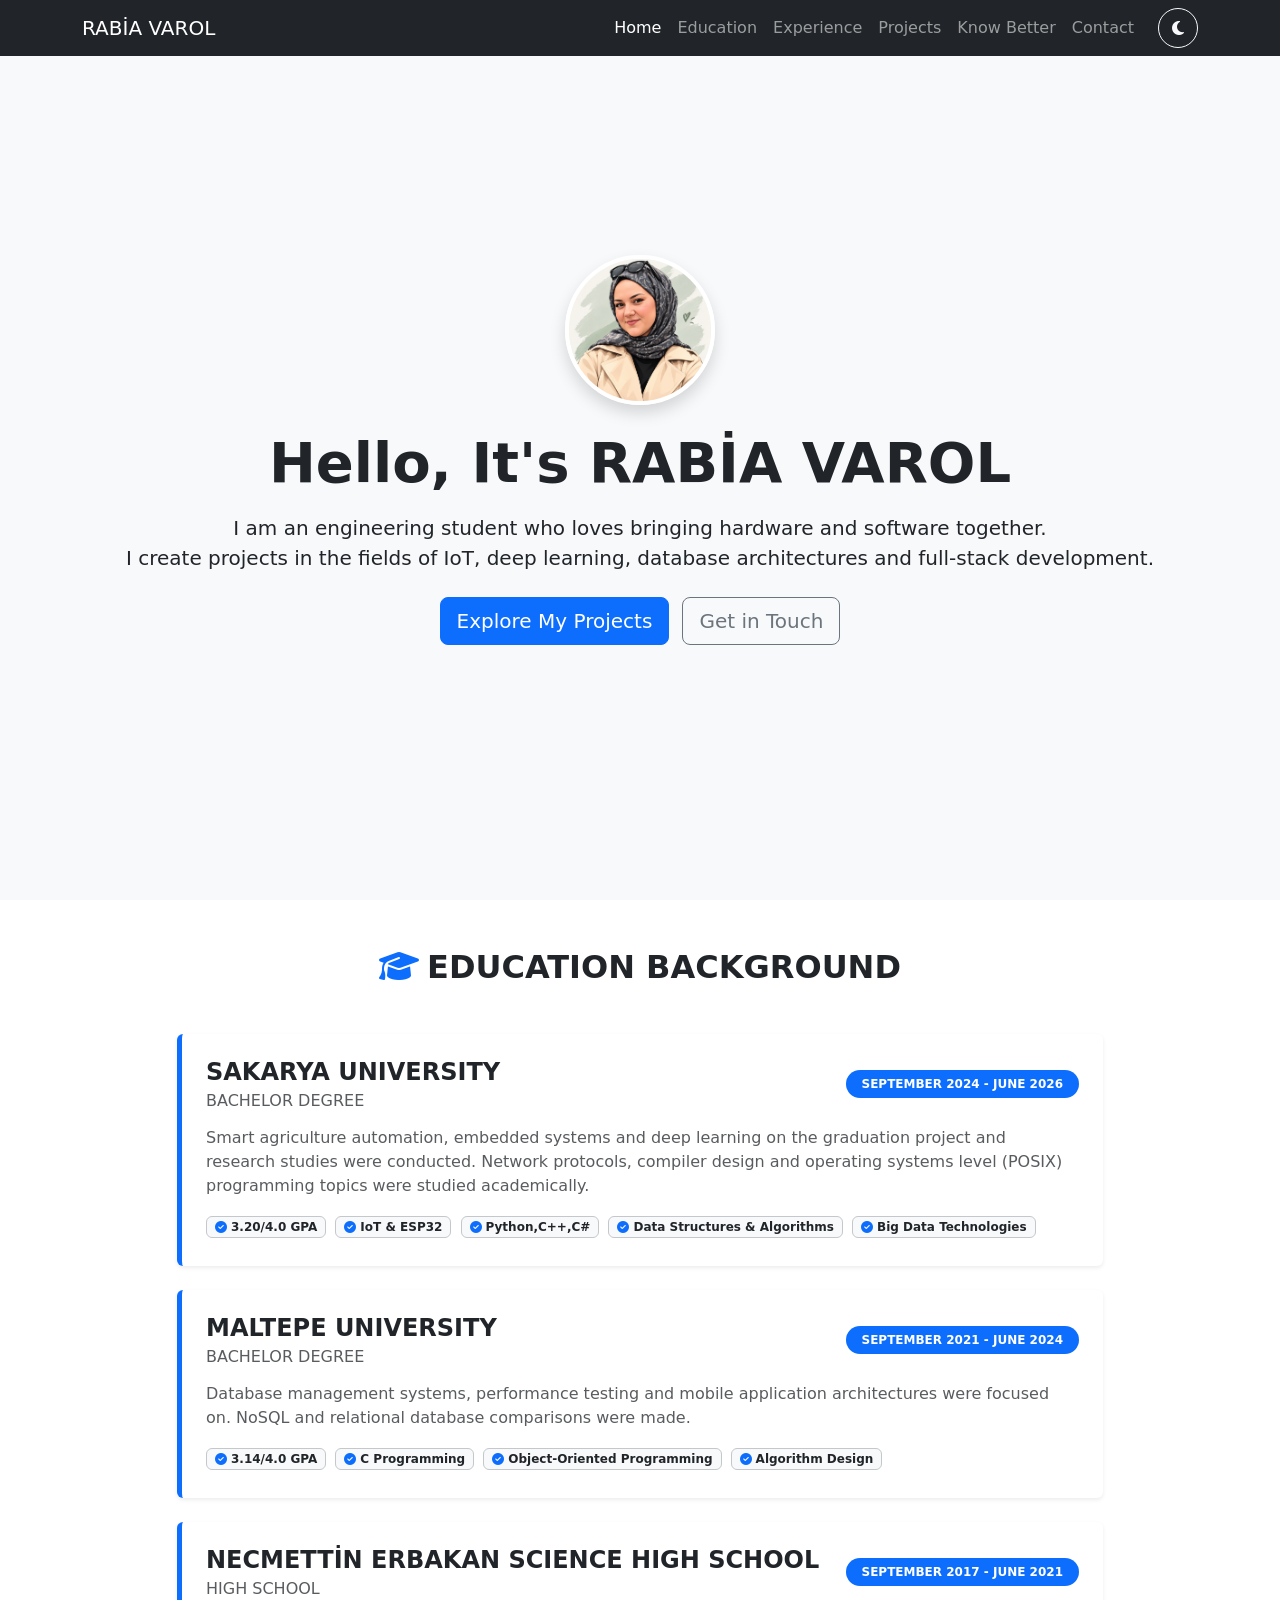
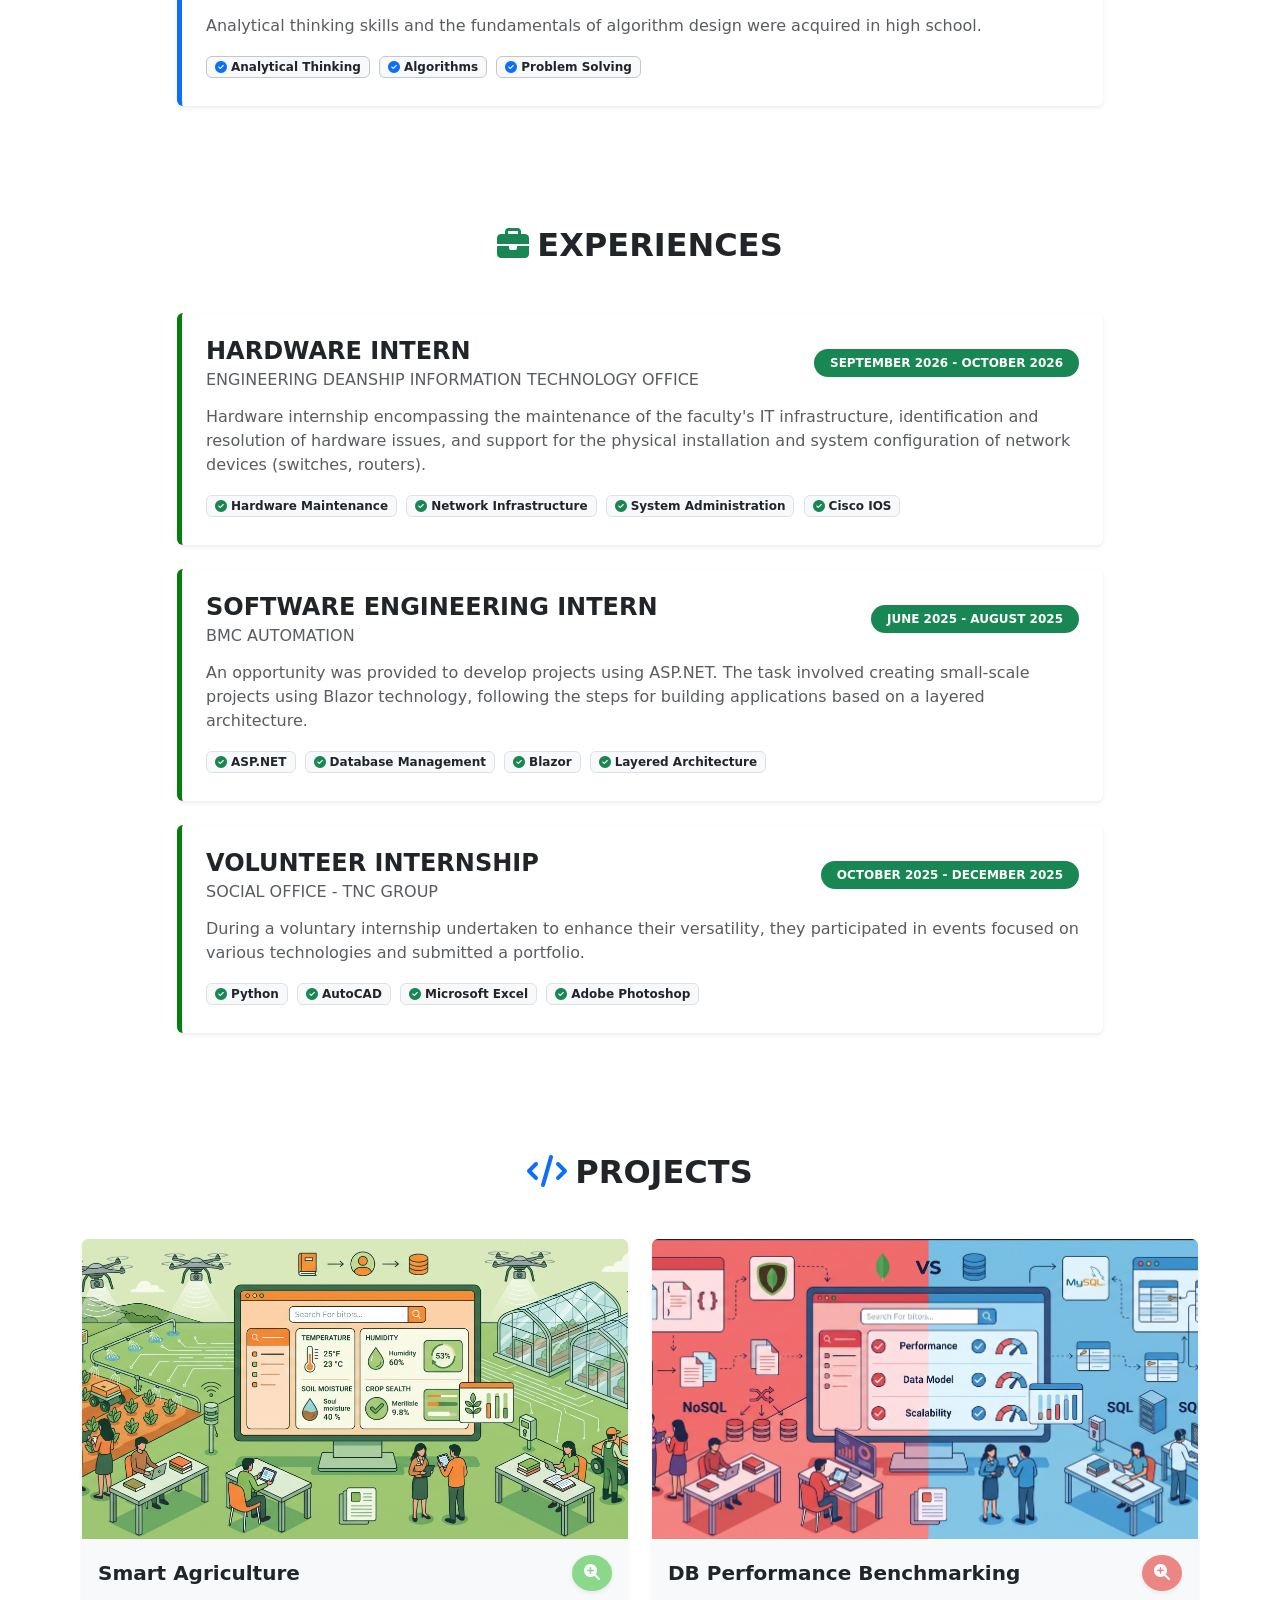
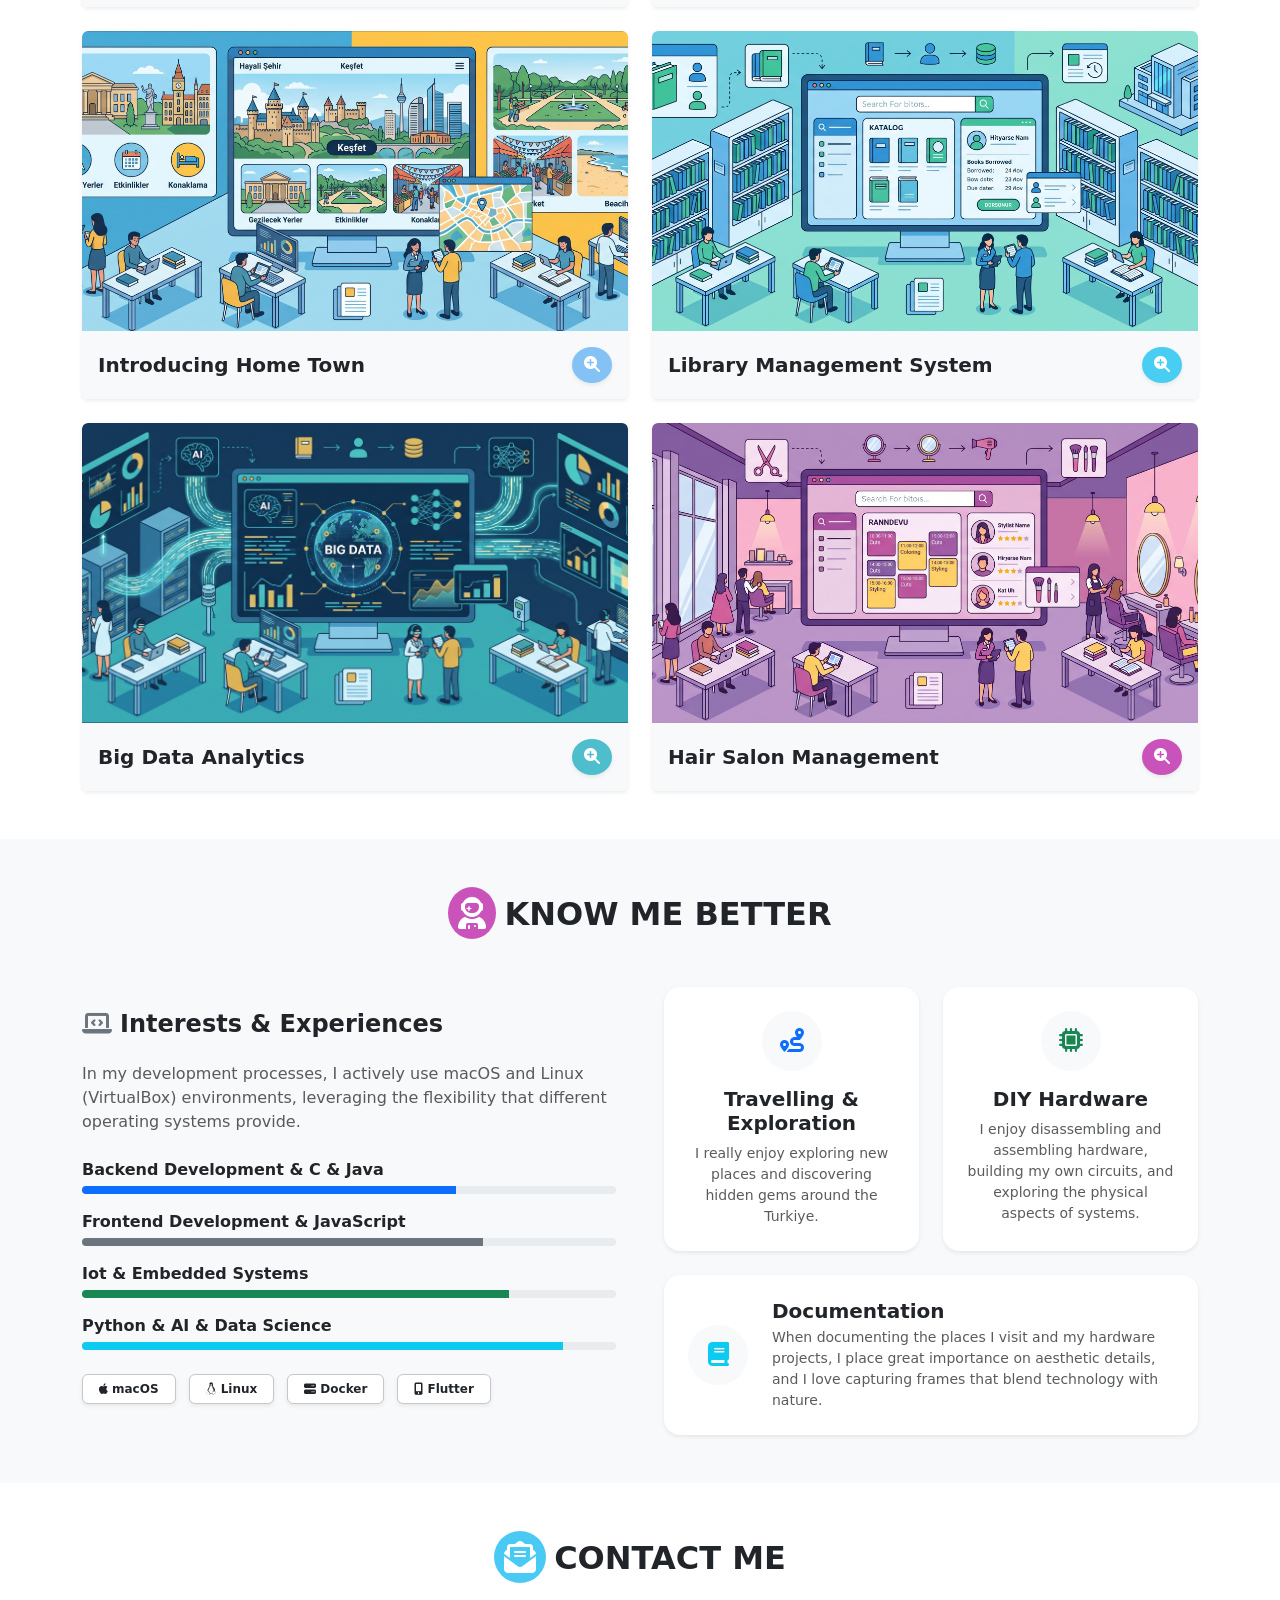
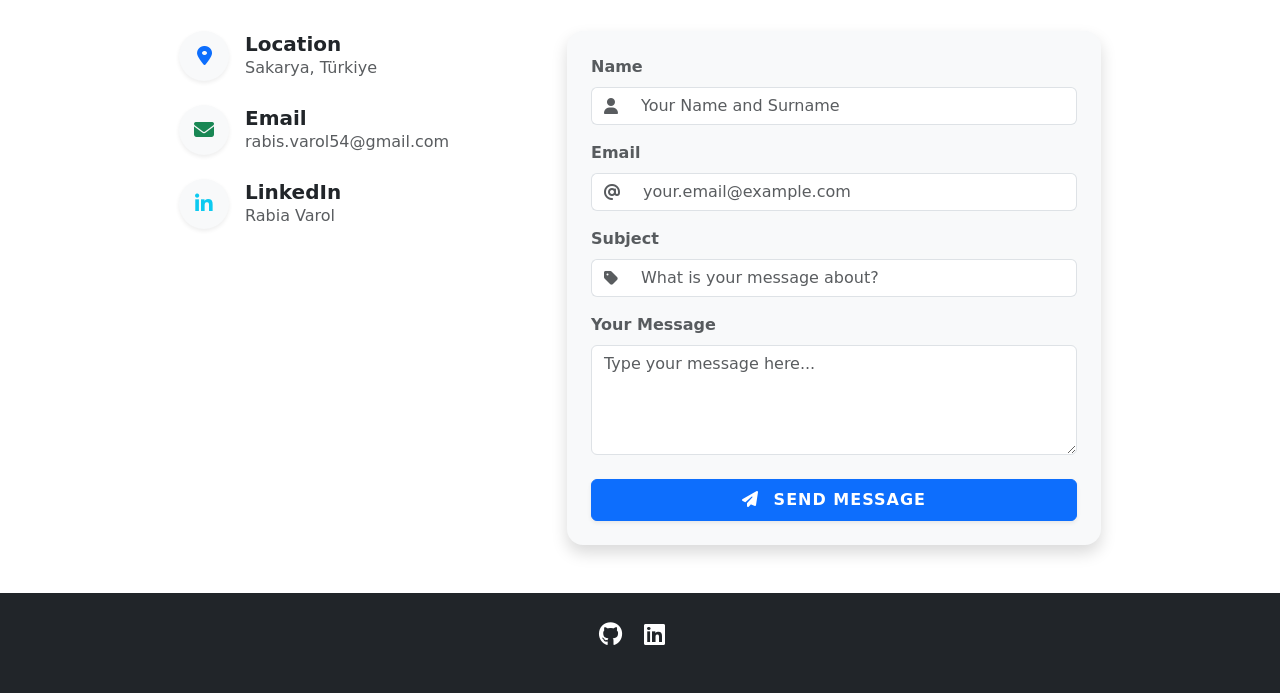
<file: index.html>
<!DOCTYPE html>
<html lang="tr">
<head>
    <meta charset="UTF-8">
    <meta name="viewport" content="width=device-width, initial-scale=1.0">
    <title>Rabia Varol Personal Portfolio</title>
    <!-- Bootstrap 5 CSS CDN -->
    <link href="https://cdn.jsdelivr.net/npm/bootstrap@5.3.2/dist/css/bootstrap.min.css" rel="stylesheet">
    <!-- FontAwesome (İkonlar için) -->
    <link rel="stylesheet" href="https://cdnjs.cloudflare.com/ajax/libs/font-awesome/6.4.2/css/all.min.css">
    
    <style>
        /* ana giris body ayarı  */
        .hero-section {
            height: 100vh;
            display: flex;
            align-items: center;
            justify-content: center;
        }
        /*footer ayarı */
        body {
            display: flex;
            flex-direction: column;
            min-height: 100vh;
        }
        main {
            flex: 1;
        }
    </style>

</head>

<body>

    <!-- NAVBAR -->
    <nav class="navbar navbar-expand-lg navbar-dark bg-dark fixed-top">
        <div class="container">
            <a class="navbar-brand" href="#">RABİA VAROL</a>
    <button class="navbar-toggler" type="button" data-bs-toggle="collapse" data-bs-target="#navbarNav" aria-controls="navbarNav" aria-expanded="false" aria-label="Toggle navigation">
                <span class="navbar-toggler-icon"></span>
    </button>
            <div class="collapse navbar-collapse" id="navbarNav">
                <ul class="navbar-ms-auto navbar-nav ms-auto">
                    <li class="nav-item"><a class="nav-link active" href="#home">Home</a></li>
                    <li class="nav-item"><a class="nav-link" href="#education">Education</a></li>
                    <li class="nav-item"><a class="nav-link" href="#experience">Experience</a></li>
                    <li class="nav-item"><a class="nav-link" href="#projects">Projects</a></li>
                    <li class="nav-item"><a class="nav-link" href="#knowbetter">Know Better</a></li>
                    <li class="nav-item"><a class="nav-link" href="#contact">Contact</a></li>
                </ul>
    <button id="darkModeToggle" class="btn btn-outline-light ms-lg-3 mt-3 mt-lg-0 rounded-circle" style="width: 40px; height: 40px; display: flex; align-items: center; justify-content: center;">
                    <i id="themeIcon" class="fas fa-moon"></i>
    </button>
            </div>

            </div>
        
    </nav>

    <!-- MAIN CONTENT-->
    
    <main>

<!-- HERO -->       
<section id="home" class="hero-section text-center bg-body-tertiary">
            <div class="container">
                
                <img src="images/profil.jpg" alt="Profil Fotoğrafı"
                     class="rounded-circle mb-4 shadow" width="150" height="150" 
                     style="object-fit: cover; border: 4px solid var(--bs-body-bg);">
                
                <h1 class="display-4 fw-bold">Hello, It's RABİA VAROL</h1>
                <p class="lead mt-3">
                    I am an engineering student who loves bringing hardware and software together. <br>
                    I create projects in the fields of IoT, deep learning, database architectures and full-stack development.
                </p>
                <div class="mt-4">
                
        <a href="#projects" class="btn btn-primary btn-lg me-2">Explore My Projects</a>
        <a href="#contact" class="btn btn-outline-secondary btn-lg">Get in Touch</a>
                </div>
            </div>
</section>
    
    </main>

<!-- EDUCATION -->
<section id="education" class="py-5 bg-body">
    <div class="container">
        
        <h2 class="text-center mb-5 fw-bold"><i class="fas fa-graduation-cap text-primary me-2"></i>EDUCATION BACKGROUND</h2>

        <div class="row justify-content-center">
            <div class="col-lg-10">
                
                <!-- 1. CARD -->  
                <div class="card mb-4 border-0 shadow-sm education-card">
                    <div class="card-body p-4">
                        <div class="d-flex justify-content-between align-items-md-center flex-column flex-md-row mb-3">
                            <div>
                                <h4 class="card-title fw-bold mb-1">SAKARYA UNIVERSITY</h4>
                                <!-- text-muted yerine text-body-secondary kullanıldı -->
                                <h6 class="text-body-secondary mb-0">BACHELOR DEGREE</h6>
                            </div>
                            <div class="text-md-end mt-2 mt-md-0">
                                <span class="badge bg-primary rounded-pill px-3 py-2">SEPTEMBER 2024 - JUNE 2026</span>
                            </div>
                        </div>
                        <!-- text-secondary yerine text-body-secondary kullanıldı -->
                        <p class="card-text text-body-secondary">
                            Smart agriculture automation, embedded systems and deep learning on the graduation project and research studies were conducted. Network protocols, compiler design and operating systems level (POSIX) programming topics were studied academically.
                        </p>
                        <!-- QUALIFICATIONS -->
                        <div class="mt-3">
                            <!-- text-dark yerine text-body kullanıldı (Karanlık modda otomatik beyaz olur) -->
                             <span class="badge bg-body-tertiary text-body border border-secondary-subtle me-1 mb-1 px-2 py-1"><i class="fas fa-check-circle text-primary me-1"></i>3.20/4.0 GPA</span>
                            <span class="badge bg-body-tertiary text-body border border-secondary-subtle me-1 mb-1 px-2 py-1"><i class="fas fa-check-circle text-primary me-1"></i>IoT & ESP32</span>
                            <span class="badge bg-body-tertiary text-body border border-secondary-subtle me-1 mb-1 px-2 py-1"><i class="fas fa-check-circle text-primary me-1"></i>Python,C++,C#</span>
                            <span class="badge bg-body-tertiary text-body border border-secondary-subtle me-1 mb-1 px-2 py-1"><i class="fas fa-check-circle text-primary me-1"></i>Data Structures & Algorithms</span>
                            <span class="badge bg-body-tertiary text-body border border-secondary-subtle me-1 mb-1 px-2 py-1"><i class="fas fa-check-circle text-primary me-1"></i>Big Data Technologies</span>
                        </div>
                    </div>
                </div>

                <!-- 2. CARD -->
                <div class="card mb-4 border-0 shadow-sm education-card">
                    <div class="card-body p-4">
                        <div class="d-flex justify-content-between align-items-md-center flex-column flex-md-row mb-3">
                            <div>
                                <h4 class="card-title fw-bold mb-1">MALTEPE UNIVERSITY</h4>
                                <h6 class="text-body-secondary mb-0">BACHELOR DEGREE</h6>
                            </div>
                            <div class="text-md-end mt-2 mt-md-0">
                                <span class="badge bg-primary rounded-pill px-3 py-2">SEPTEMBER 2021 - JUNE 2024</span>
                            </div>
                        </div>
                        <p class="card-text text-body-secondary">
                            Database management systems, performance testing and mobile application architectures were focused on. NoSQL and relational database comparisons were made.
                        </p>
                        <!-- QUALIFICATIONS -->
                        <div class="mt-3">
                             <span class="badge bg-body-tertiary text-body border border-secondary-subtle me-1 mb-1 px-2 py-1"><i class="fas fa-check-circle text-primary me-1"></i>3.14/4.0 GPA</span>
                            <span class="badge bg-body-tertiary text-body border border-secondary-subtle me-1 mb-1 px-2 py-1"><i class="fas fa-check-circle text-primary me-1"></i>C Programming</span>
                            <span class="badge bg-body-tertiary text-body border border-secondary-subtle me-1 mb-1 px-2 py-1"><i class="fas fa-check-circle text-primary me-1"></i>Object-Oriented Programming</span>
                            <span class="badge bg-body-tertiary text-body border border-secondary-subtle me-1 mb-1 px-2 py-1"><i class="fas fa-check-circle text-primary me-1"></i>Algorithm Design</span>
                        </div>
                    </div>
                </div>

                <!-- 3. CARD  -->
                <div class="card mb-4 border-0 shadow-sm education-card">
                    <div class="card-body p-4">
                        <div class="d-flex justify-content-between align-items-md-center flex-column flex-md-row mb-3">
                            <div>
                                <h4 class="card-title fw-bold mb-1">NECMETTİN ERBAKAN SCIENCE HIGH SCHOOL</h4>
                                <h6 class="text-body-secondary mb-0">HIGH SCHOOL</h6>
                            </div>
                            <div class="text-md-end mt-2 mt-md-0">
                                <span class="badge bg-primary rounded-pill px-3 py-2">SEPTEMBER 2017 - JUNE 2021</span>
                            </div>
                        </div>
                        <p class="card-text text-body-secondary">
                            Analytical thinking skills and the fundamentals of algorithm design were acquired in high school.
                        </p>
                        <!-- QUALIFICATIONS -->
                        <div class="mt-3">
                            <span class="badge bg-body-tertiary text-body border border-secondary-subtle me-1 mb-1 px-2 py-1"><i class="fas fa-check-circle text-primary me-1"></i>Analytical Thinking</span>
                            <span class="badge bg-body-tertiary text-body border border-secondary-subtle me-1 mb-1 px-2 py-1"><i class="fas fa-check-circle text-primary me-1"></i>Algorithms</span>
                            <span class="badge bg-body-tertiary text-body border border-secondary-subtle me-1 mb-1 px-2 py-1"><i class="fas fa-check-circle text-primary me-1"></i>Problem Solving</span>
                        </div>
                    </div>
                </div>

            </div>
        </div>
    </div>
</section>

<style>
    /* Eğitim kartları hover animasyonu */
.education-card {
    transition: transform 0.3s ease, box-shadow 0.3s ease;
    border-left: 5px solid #0d6efd !important; /* Sol tarafa şık bir mavi çizgi */
}
.education-card:hover {
    transform: translateY(-5px);
    box-shadow: 0 10px 20px rgba(0,0,0,0.1) !important;
}
</style>

<!--EXPERIENCE-->
<section id="experience" class="py-5" bg-body-tertiary>
    <div class="container">

        <h2 class="text-center mb-5 fw-bold"><i class="fas fa-briefcase text-success me-2"></i>EXPERIENCES</h2>

        <div class="row justify-content-center">
            <div class="col-lg-10">
                
                <!-- 1.STAJ ) -->
                <div class="card mb-4 border-0 shadow-sm experience-card">
                    <div class="card-body p-4">
                        <div class="d-flex justify-content-between align-items-md-center flex-column flex-md-row mb-3">
                            <div>
                                <h4 class="card-title fw-bold mb-1">HARDWARE INTERN</h4>
                                <h6 class="text-body-secondary mb-0">ENGINEERING DEANSHIP INFORMATION TECHNOLOGY OFFICE</h6>
                            </div>
                            <div class="text-md-end mt-2 mt-md-0">
                                <span class="badge bg-success rounded-pill px-3 py-2">SEPTEMBER 2026 - OCTOBER 2026</span>
                            </div>
                        </div>
                        <p class="card-text text-body-secondary">
                             Hardware internship encompassing the maintenance of the faculty's IT infrastructure, identification and resolution of hardware issues, and support for the physical installation and system configuration of network devices (switches, routers).
                        </p>
                        <!-- QUALIFICATIONS -->
                        <div class="mt-3">
                            <span class="badge bg-body-tertiary text-body border me-1 mb-1 px-2 py-1"><i class="fas fa-check-circle text-success me-1"></i>Hardware Maintenance</span>
                            <span class="badge bg-body-tertiary text-body border me-1 mb-1 px-2 py-1"><i class="fas fa-check-circle text-success me-1"></i>Network Infrastructure</span>
                            <span class="badge bg-body-tertiary text-body border me-1 mb-1 px-2 py-1"><i class="fas fa-check-circle text-success me-1"></i>System Administration</span>
                            <span class="badge bg-body-tertiary text-body border me-1 mb-1 px-2 py-1"><i class="fas fa-check-circle text-success me-1"></i>Cisco IOS</span>
                        </div>
                    </div>
                </div>

                <!-- 2. STAJ -->
                <div class="card mb-4 border-0 shadow-sm experience-card">
                    <div class="card-body p-4">
                        <div class="d-flex justify-content-between align-items-md-center flex-column flex-md-row mb-3">
                            <div>
                                <h4 class="card-title fw-bold mb-1">SOFTWARE ENGINEERING INTERN</h4>
                                <h6 class="text-body-secondary mb-0">BMC AUTOMATION</h6>
                            </div>
                            <div class="text-md-end mt-2 mt-md-0">
                                <span class="badge bg-success rounded-pill px-3 py-2">JUNE 2025 - AUGUST 2025</span>
                            </div>
                        </div>
                        <p class="card-text text-body-secondary">
                         An opportunity was provided to develop projects using ASP.NET. The task involved creating small-scale projects using Blazor technology, following the steps for building applications based on a layered architecture.                        </p>
                        <!-- QUALIFICATIONS -->
                        <div class="mt-3">
                            <span class="badge bg-body-tertiary text-body border me-1 mb-1 px-2 py-1"><i class="fas fa-check-circle text-success me-1"></i>ASP.NET</span>
                            <span class="badge bg-body-tertiary text-body border me-1 mb-1 px-2 py-1"><i class="fas fa-check-circle text-success me-1"></i>Database Management</span>
                            <span class="badge bg-body-tertiary text-body border me-1 mb-1 px-2 py-1"><i class="fas fa-check-circle text-success me-1"></i>Blazor</span>
                            <span class="badge bg-body-tertiary text-body border me-1 mb-1 px-2 py-1"><i class="fas fa-check-circle text-success me-1"></i>Layered Architecture</span>
                        </div>
                    </div>
                </div>

                <!-- 3. Sosyal Staj / Gönüllülük -->
                <div class="card mb-4 border-0 shadow-sm experience-card">
                    <div class="card-body p-4">
                        <div class="d-flex justify-content-between align-items-md-center flex-column flex-md-row mb-3">
                            <div>
                                <h4 class="card-title fw-bold mb-1">VOLUNTEER INTERNSHIP</h4>
                                <h6 class="text-body-secondary mb-0">SOCIAL OFFICE - TNC GROUP</h6>
                            </div>
                            <div class="text-md-end mt-2 mt-md-0">
                                <span class="badge bg-success rounded-pill px-3 py-2">OCTOBER 2025 - DECEMBER 2025</span>
                            </div>
                        </div>
                        <p class="card-text text-body-secondary">
                        During a voluntary internship undertaken to enhance their versatility, they participated in events focused on various technologies and submitted a portfolio.                        </p>
                        <!-- QUALIFICATIONS -->
                        <div class="mt-3">
                            <span class="badge bg-body-tertiary text-body border me-1 mb-1 px-2 py-1"><i class="fas fa-check-circle text-success me-1"></i>Python</span>
                            <span class="badge bg-body-tertiary text-body border me-1 mb-1 px-2 py-1"><i class="fas fa-check-circle text-success me-1"></i>AutoCAD</span>
                            <span class="badge bg-body-tertiary text-body border me-1 mb-1 px-2 py-1"><i class="fas fa-check-circle text-success me-1"></i>Microsoft Excel</span>
                            <span class="badge bg-body-tertiary text-body border me-1 mb-1 px-2 py-1"><i class="fas fa-check-circle text-success me-1"></i>Adobe Photoshop</span>
                        </div>
                    </div>
                </div>

            </div>
        </div>
    </div>
</section>

<style>
    /* Eğitim kartları hover animasyonu */
.experience-card {
    transition: transform 0.3s ease, box-shadow 0.3s ease;
    border-left: 5px solid #077c0f !important; /* Sol tarafa şık bir mavi çizgi */
}
.experience-card:hover {
    transform: translateY(-5px);
    box-shadow: 0 10px 20px rgba(0,0,0,0.1) !important;
}
</style>

<!-- PROJECTS -->
<section id="projects" class="py-5 bg-body">
    <div class="container">

       
        <h2 class="text-center mb-5 fw-bold"><i class="fas fa-code text-primary me-2"></i>PROJECTS</h2>

        <div class="row g-4 justify-content-center">
            
            <!-- Proje 1 -->
            <div class="col-md-6">
                <div class="card border-0 shadow-sm project-card overflow-hidden">
                    <img src="images/smartagricultre.jpg" class="card-img-top" alt="Smart Agriculture" style="height: 300px; object-fit: cover;">
                    <!-- bg-light yerine bg-body-tertiary eklendi -->
                    <div class="card-body d-flex justify-content-between align-items-center bg-body-tertiary">
                        <h5 class="card-title fw-bold text-body mb-0">Smart Agriculture</h5>
                        
                        <!-- txt-white yazım yanlışı text-white olarak düzeltildi -->
                        <button class="btn text-white rounded-circle shadow-sm" style="background-color: #8ad889; border: none;" data-bs-toggle="modal" data-bs-target="#modalProject1" title="Show Details">
                            <i class="fas fa-search-plus"></i>
                        </button>
                    </div>
                </div>
            </div>

            <!-- Proje 2 -->
            <div class="col-md-6">
                <div class="card border-0 shadow-sm project-card overflow-hidden">
                    <img src="images/mysqlmongdb.jpg" class="card-img-top" alt="Database Benchmark" style="height: 300px; object-fit: cover;">
                    <div class="card-body d-flex justify-content-between align-items-center bg-body-tertiary">
                        <h5 class="card-title fw-bold text-body mb-0">DB Performance Benchmarking</h5>
                        <button class="btn text-white rounded-circle shadow-sm" style="background-color: #ec8684; border: none;" data-bs-toggle="modal" data-bs-target="#modalProject2">
                            <i class="fas fa-search-plus"></i>
                        </button>
                    </div>
                </div>
            </div>

            <!-- Proje 3 -->
            <div class="col-md-6">
                <div class="card border-0 shadow-sm project-card overflow-hidden">
                    <img src="images/sakarya.jpg" class="card-img-top" alt="POSIX Systems" style="height: 300px; object-fit: cover;">
                    <div class="card-body d-flex justify-content-between align-items-center bg-body-tertiary">
                        <h5 class="card-title fw-bold text-body mb-0">Introducing Home Town</h5>
                        <button class="btn text-white rounded-circle shadow-sm" style="background-color: #84c2f6; border: none;" data-bs-toggle="modal" data-bs-target="#modalProject3">
                            <i class="fas fa-search-plus"></i>
                        </button>
                    </div>
                </div>
            </div>

            <!-- Proje 4 -->
            <div class="col-md-6">
                <div class="card border-0 shadow-sm project-card overflow-hidden">
                    <img src="images/librarye.jpg" class="card-img-top" alt="Network Config" style="height: 300px; object-fit: cover;">
                    <div class="card-body d-flex justify-content-between align-items-center bg-body-tertiary">
                        <h5 class="card-title fw-bold text-body mb-0">Library Management System</h5>
                        <button class="btn text-white rounded-circle shadow-sm" style="background-color: #49cef3; border: none;" data-bs-toggle="modal" data-bs-target="#modalProject4">
                            <i class="fas fa-search-plus"></i>
                        </button>
                    </div>
                </div>
            </div>

              <!-- Proje 5 -->
            <div class="col-md-6">
                <div class="card border-0 shadow-sm project-card overflow-hidden">
                    <img src="images/bigdata.jpg" class="card-img-top" alt="Big Data Analytics" style="height: 300px; object-fit: cover;">
                    <div class="card-body d-flex justify-content-between align-items-center bg-body-tertiary">
                        <h5 class="card-title fw-bold text-body mb-0">Big Data Analytics</h5>
                        <button class="btn text-white rounded-circle shadow-sm" style="background-color: #4ebecd; border: none;" data-bs-toggle="modal" data-bs-target="#modalProject5" title="Detayları Gör">
                            <i class="fas fa-search-plus"></i>
                        </button>
                    </div>
                </div>
            </div>
            
              <!-- Proje 6 -->
            <div class="col-md-6">
                <div class="card border-0 shadow-sm project-card overflow-hidden">
                    <img src="images/kuaffor.jpg" class="card-img-top" alt="Hair Salon Management" style="height: 300px; object-fit: cover;">
                    <div class="card-body d-flex justify-content-between align-items-center bg-body-tertiary">
                        <h5 class="card-title fw-bold text-body mb-0">Hair Salon Management</h5>
                        <button class="btn text-white rounded-circle shadow-sm" style="background-color: #c953ba; border: none;" data-bs-toggle="modal" data-bs-target="#modalProject6" title="Detayları Gör">
                            <i class="fas fa-search-plus"></i>
                        </button>
                    </div>
                </div>
            </div>

        </div>
    </div>
</section>

<style> 
.project-card img {
    transition: transform 0.4s ease;
}
.project-card:hover img {
    transform: scale(1.05); 
}
.project-card {
    transition: box-shadow 0.3s ease;
}
.project-card:hover {
    box-shadow: 0 15px 30px rgba(0,0,0,0.15) !important;
}
</style>


<!-- KNOW BETTER-->
<section id="knowbetter" class="py-5 bg-body-tertiary">
    <div class="container">
        
        <h2 class="text-center mb-5 fw-bold"><i class="fas fa-user-astronaut text-white me-2" style="background-color: #c953ba; padding: 10px; border-radius: 50%;"></i>KNOW ME BETTER</h2>
        <div class="row g-5 align-items-center">
            
            <!-- Left Column: Technical Skills and Work Environment -->
            <div class="col-lg-6">
                <!-- Başlığa text-body eklendi -->
                <h4 class="fw-bold mb-4 text-body"><i class="fas fa-laptop-code text-secondary me-2"></i>Interests & Experiences</h4>
                <!-- text-secondary, text-body-secondary yapıldı -->
                <p class="text-body-secondary mb-4">
                    In my development processes, I actively use macOS and Linux (VirtualBox) environments, leveraging the flexibility that different operating systems provide. 
                </p>

                <!-- Skills Bars -->
                <div class="mb-3">
                    <div class="d-flex justify-content-between mb-1">
                        <!-- text-dark, text-body yapıldı -->
                        <span class="fw-bold text-body">Backend Development & C & Java</span>
                        <span class="text-muted"></span>
                    </div>
                    <div class="progress" style="height: 8px;">
                        <div class="progress-bar bg-primary" role="progressbar" style="width: 70%" aria-valuenow="70" aria-valuemin="0" aria-valuemax="100"></div>
                    </div>
                </div>
                
                <div class="mb-3">
                    <div class="d-flex justify-content-between mb-1">
                        <span class="fw-bold text-body">Frontend Development & JavaScript</span>
                        <span class="text-muted"></span>
                    </div>
                    <div class="progress" style="height: 8px;">
                        <div class="progress-bar bg-secondary" role="progressbar" style="width: 75%" aria-valuenow="75" aria-valuemin="0" aria-valuemax="100"></div>
                    </div>
                </div>

                <div class="mb-3">
                    <div class="d-flex justify-content-between mb-1">
                        <span class="fw-bold text-body">Iot & Embedded Systems</span>
                        <span class="text-muted"></span>
                    </div>
                    <div class="progress" style="height: 8px;">
                        <div class="progress-bar bg-success" role="progressbar" style="width: 80%" aria-valuenow="80" aria-valuemin="0" aria-valuemax="100"></div>
                    </div>
                </div>

                <div class="mb-4">
                    <div class="d-flex justify-content-between mb-1">
                        <span class="fw-bold text-body">Python & AI & Data Science</span>
                        <span class="text-muted"></span>
                    </div>
                    <div class="progress" style="height: 8px;">
                        <div class="progress-bar bg-info" role="progressbar" style="width: 90%" aria-valuenow="90" aria-valuemin="0" aria-valuemax="100"></div>
                    </div>
                </div>
                
                <!-- Alt etiketler uyumlu hale getirildi -->
                <div class="mt-4">
                    <span class="badge bg-body text-body border border-secondary-subtle shadow-sm px-3 py-2 me-2 mb-2"><i class="fab fa-apple me-1"></i>macOS</span>
                    <span class="badge bg-body text-body border border-secondary-subtle shadow-sm px-3 py-2 me-2 mb-2"><i class="fab fa-linux me-1"></i>Linux</span>
                    <span class="badge bg-body text-body border border-secondary-subtle shadow-sm px-3 py-2 me-2 mb-2"><i class="fas fa-server me-1"></i>Docker</span>
                    <span class="badge bg-body text-body border border-secondary-subtle shadow-sm px-3 py-2 me-2 mb-2"><i class="fas fa-mobile-alt me-1"></i>Flutter</span>
                </div>
            </div>

            <!-- Right Column: Interests and Hobbies -->
            <div class="col-lg-6">
                <div class="row g-4">
                    
                    <!-- Hobi 1 -->
                    <div class="col-md-6">
                        <div class="card hobi-card border-0 shadow-sm text-center p-4 h-100 bg-body rounded-4">
                            <div class="icon-circle bg-body-tertiary text-primary mx-auto mb-3" style="width: 60px; height: 60px; line-height: 60px; border-radius: 50%; font-size: 24px;">
                                <i class="fas fa-route"></i>
                            </div>
                            <h5 class="fw-bold text-body">Travelling & Exploration</h5>
                            <p class="text-body-secondary small mb-0">I really enjoy exploring new places and discovering hidden gems around the Turkiye.</p>
                        </div>
                    </div>

                    <!-- Hobi 2 -->
                    <div class="col-md-6">
                        <div class="card hobi-card border-0 shadow-sm text-center p-4 h-100 bg-body rounded-4">
                            <div class="icon-circle bg-body-tertiary text-success mx-auto mb-3" style="width: 60px; height: 60px; line-height: 60px; border-radius: 50%; font-size: 24px;">
                                <i class="fas fa-microchip"></i>
                            </div>
                            <h5 class="fw-bold text-body">DIY Hardware</h5>
                            <p class="text-body-secondary small mb-0">I enjoy disassembling and assembling hardware, building my own circuits, and exploring the physical aspects of systems.</p>
                        </div>
                    </div>

                    <!-- Hobi 3 -->
                    <div class="col-md-12">
                        <div class="card hobi-card border-0 shadow-sm p-4 bg-body rounded-4 d-flex flex-row align-items-center">
                            <div class="icon-circle bg-body-tertiary text-info me-4" style="width: 60px; height: 60px; line-height: 60px; border-radius: 50%; font-size: 24px; text-align: center; flex-shrink: 0;">
                                <i class="fas fa-book"></i>
                            </div>
                            <div>
                                <h5 class="fw-bold text-body mb-1">Documentation</h5>
                                <p class="text-body-secondary small mb-0">When documenting the places I visit and my hardware projects, I place great importance on aesthetic details, and I love capturing frames that blend technology with nature.</p>
                            </div>
                        </div>
                    </div>

                </div>
            </div>

        </div>
    </div>
</section>



<!-- CONTACT-->
<section id="contact" class="py-5 bg-body">
    <div class="container">
    
        <h2 class="text-center mb-5 fw-bold"><i class="fas fa-envelope-open-text text-white me-2" style="background-color: #49caf5; padding: 10px; border-radius: 50%;"></i>CONTACT ME</h2>

        <div class="row g-5 justify-content-center">
            
            <!-- Left Column: Contact Information -->
            <div class="col-lg-4">
                <div class="d-flex flex-column gap-4">
                    <!-- Location-->
                    <div class="d-flex align-items-center">
                        <div class="icon-circle bg-body-tertiary text-primary me-3 d-flex justify-content-center align-items-center shadow-sm" style="width: 50px; height: 50px; border-radius: 50%; font-size: 20px;">
                            <i class="fas fa-map-marker-alt"></i>
                        </div>
                        <div>
                            
                            <h5 class="fw-bold text-body mb-0">Location</h5>
                            <p class="text-body-secondary mb-0">Sakarya, Türkiye</p>
                        </div>
                    </div>

                    <!-- E-mail -->
                    <div class="d-flex align-items-center">
                        <div class="icon-circle bg-body-tertiary text-success me-3 d-flex justify-content-center align-items-center shadow-sm" style="width: 50px; height: 50px; border-radius: 50%; font-size: 20px;">
                            <i class="fas fa-envelope"></i>
                        </div>
                        <div>
                            <h5 class="fw-bold text-body mb-0">Email</h5>
                            <p class="text-body-secondary mb-0">rabis.varol54@gmail.com</p>
                        </div>
                    </div>

                    <!-- LinkedIn -->
                    <div class="d-flex align-items-center">
                        <div class="icon-circle bg-body-tertiary text-info me-3 d-flex justify-content-center align-items-center shadow-sm" style="width: 50px; height: 50px; border-radius: 50%; font-size: 20px;">
                            <i class="fab fa-linkedin-in"></i>
                        </div>
                        <div>
                            <h5 class="fw-bold text-body mb-0">LinkedIn</h5>
                            <p class="text-body-secondary mb-0">Rabia Varol</p>
                        </div>
                    </div>
                </div>
            </div>

            <!-- Right Column: Contact Form -->
            <div class="col-lg-6">
                
                <div class="card border-0 shadow p-4 rounded-4 bg-body-tertiary">
                    
                    <form action="https://api.web3forms.com/submit" method="POST">
                        
                        <!-- Name Surname-->
                        <div class="mb-3">
                            <label for="name" class="form-label fw-bold text-body-secondary">Name</label>
                            <div class="input-group">
                                
                                <span class="input-group-text bg-body border-end-0"><i class="fas fa-user text-body-secondary"></i></span>
                                <input type="text" class="form-control border-start-0 bg-body" name="name" id="name" placeholder="Your Name and Surname" required>
                            </div>
                        </div>

                        <!-- Mail Address -->
                        <div class="mb-3">
                            <label for="email" class="form-label fw-bold text-body-secondary">Email</label>
                            <div class="input-group">
                                <span class="input-group-text bg-body border-end-0"><i class="fas fa-at text-body-secondary"></i></span>
                                <input type="email" class="form-control border-start-0 bg-body" name="email" id="email" placeholder="your.email@example.com" required>
                            </div>
                        </div>

                        <!-- Subject -->
                        <div class="mb-3">
                            <label for="subject" class="form-label fw-bold text-body-secondary">Subject</label>
                            <div class="input-group">
                                <span class="input-group-text bg-body border-end-0"><i class="fas fa-tag text-body-secondary"></i></span>
                                <input type="text" class="form-control border-start-0 bg-body" name="subject" id="subject" placeholder="What is your message about?" required>
                            </div>
                        </div>

                        <!-- Your Message -->
                        <div class="mb-4">
                            <label for="message" class="form-label fw-bold text-body-secondary">Your Message</label>
                            <textarea class="form-control bg-body" name="message" id="message" rows="4" placeholder="Type your message here..." required></textarea>
                        </div>

                        <input type="hidden" name="access_key" value="170be192-aa2a-4994-842c-6dee17db211e">
                        <input type="hidden" name="redirect" value="https://rabiav15.github.io/portfolio/#home">
                        <input type="checkbox" name="botcheck" class="hidden" style="display: none;">
                        
                        <!-- Send Button -->
                        <button type="submit" class="btn btn-primary w-100 py-2 fw-bold text-uppercase shadow-sm" style="letter-spacing: 1px;">
                            <i class="fas fa-paper-plane me-2"></i> Send Message
                        </button>

                    </form>
                </div>
            </div>

        </div>
    </div>
</section>

<!-- ========================================== -->

<!-- Modal 1: -->
<div class="modal fade" id="modalProject1" tabindex="-1" aria-hidden="true">
    <div class="modal-dialog modal-lg modal-dialog-centered">
        <div class="modal-content">
            <div class="modal-header bg-text-white" style="background-color: #8ad889;">
                <h5 class="modal-title fw-bold"><i class="fas fa-leaf me-2"></i>Smart Agriculture Prototype</h5>
                <button type="button" class="btn-close btn-close-white" data-bs-dismiss="modal" aria-label="Close"></button>
            </div>
            <div class="modal-body p-4">
                <h6 class="fw-bold text-dark border-bottom pb-2">Main Goals</h6>
                <p>To develop an end-to-end system for detecting plant diseases and monitoring environmental factors to improve agricultural productivity.</p>

                <h6 class="fw-bold text-dark border-bottom pb-2 mt-4">Concept and Technologies</h6>
                <p>Environment data (DHT11 etc.) and plant images captured with ESP32-CAM module were transmitted to a server. Images were classified into 38 different plant diseases using MobileNetV2 (Transfer Learning). Data was processed with Apache Spark and visualized on a Flutter-based mobile assistant.</p>
            </div>
        </div>
    </div>
</div>

<!-- Modal 2: -->
<div class="modal fade" id="modalProject2" tabindex="-1" aria-hidden="true">
    <div class="modal-dialog modal-lg modal-dialog-centered">
        <div class="modal-content">
            <div class="modal-header bg-text-white" style="background-color: #ec8684;">
                <h5 class="modal-title fw-bold"><i class="fas fa-database me-2"></i>DB Performance Benchmarking</h5>
                <button type="button" class="btn-close btn-close-white" data-bs-dismiss="modal" aria-label="Close"></button>
            </div>
            <div class="modal-body p-4">
                <h6 class="fw-bold text-dark border-bottom pb-2">Main Goals</h6>
                <p>To analyze the performance limits and response times of relational (MySQL) and NoSQL (MongoDB) database management systems under different query types.</p>

                <h6 class="fw-bold text-dark border-bottom pb-2 mt-4">Concept and Technologies</h6>
                <p>Test scripts written in Python were sent to MongoDB and MySQL servers running on Docker containers. CRUD (Create, Read, Update, Delete) operations and complex Join/Aggregation operations were tested on large datasets (e.g., flight data), with response times measured in milliseconds.</p>
            </div>
        </div>
    </div>
</div>

<!-- Modal 3: -->
<div class="modal fade" id="modalProject3" tabindex="-1" aria-hidden="true">
    <div class="modal-dialog modal-lg modal-dialog-centered">
        <div class="modal-content">
            <div class="modal-header bg-text-white" style="background-color: #84c2f6;">
                <h5 class="modal-title fw-bold"><i class="fas fa-file-code"></i>Introducing Home Town</h5>
                <button type="button" class="btn-close btn-close-white" data-bs-dismiss="modal" aria-label="Close"></button>
            </div>
            <div class="modal-body p-4">
                <h6 class="fw-bold text-dark border-bottom pb-2">Main Goals</h6>
                <p>The main goal of this project is to introduce Sakarya by
                    presenting its historical, cultural, natural, and touristic
                    attractions through a modern and user-friendly website.</p>
                
                <h6 class="fw-bold text-dark border-bottom pb-2 mt-4">Concept and Technologies</h6>
                    <p> The website was developed using <strong>HTML, CSS,
                    JavaScript, and PHP</strong>. HTML and CSS were used to
                    build and style the user interface, while JavaScript was
                    used to create interactive and dynamic features.</p>
            </div>
        </div>
    </div>
</div>

<!-- Modal 4  -->
<div class="modal fade" id="modalProject4" tabindex="-1" aria-hidden="true">
    <div class="modal-dialog modal-lg modal-dialog-centered">
        <div class="modal-content">
            <div class="modal-header bg-text-white" style="background-color: #49cef3;">
                <h5 class="modal-title fw-bold"><i class="fas fa-book-open"></i>Library Management System</h5>
                <button type="button" class="btn-close btn-close-white" data-bs-dismiss="modal" aria-label="Close"></button>
            </div>
            <div class="modal-body p-4">
                <h6 class="fw-bold text-dark border-bottom pb-2">Main Goals</h6>
<p> To develop a reliable library management system for managing books, members, 
    borrowing transactions, and library records using a relational database structure.</p>                
                <h6 class="fw-bold text-dark border-bottom pb-2 mt-4">Concept and Technologies</h6>
<p>Developed with PostgreSQL using a relational database schema and SQL triggers to maintain data integrity and automate database operations. A C# Windows
     Forms interface was integrated with the database to provide a simple and user-friendly desktop application.</p>            </div>
        </div>
    </div>
</div>

<!-- Modal 5: -->
<div class="modal fade" id="modalProject5" tabindex="-1" aria-hidden="true">
    <div class="modal-dialog modal-lg modal-dialog-centered">
        <div class="modal-content">
            <div class="modal-header bg-text-white" style="background-color: #4ebecd;">
                <h5 class="modal-title fw-bold"><i class="fas fa-database"></i>Big Data Analytics</h5>
                <button type="button" class="btn-close btn-close-white" data-bs-dismiss="modal" aria-label="Close"></button>
            </div>
            <div class="modal-body p-4">
                <h6 class="fw-bold text-dark border-bottom pb-2">Main Goals</h6>
<p>The main goal of this project was to analyze and visualize large datasets to identify meaningful patterns and insights. Three different datasets were processed and explored using data analysis and visualization techniques.</p>
                <h6 class="fw-bold text-dark border-bottom pb-2 mt-4">Concept and Technologies</h6>
                <p>The project was developed using Jupyter Notebook, Python, Pandas, Seaborn, and Matplotlib for data processing, analysis, and visualization. Docker containers were also used to provide a consistent and isolated project environment.</p>
            </div>
        </div>
    </div>
</div>

<!-- Modal 6: -->
<div class="modal fade" id="modalProject6" tabindex="-1" aria-hidden="true">
    <div class="modal-dialog modal-lg modal-dialog-centered">
        <div class="modal-content">
            <div class="modal-header bg-text-white" style="background-color: #c953ba;">
                <h5 class="modal-title fw-bold"><i class="fas fa-cut"></i>Hair Salon Management</h5>
                <button type="button" class="btn-close btn-close-white" data-bs-dismiss="modal" aria-label="Close"></button>
            </div>
            <div class="modal-body p-4">
                <h6 class="fw-bold text-dark border-bottom pb-2">Main Goals</h6>
                <p>The main goal of this project was to develop a web-based hair salon appointment system that allows users to manage appointments and salon-related information efficiently. The system provides basic data management operations through a user-friendly interface.</p>
                <h6 class="fw-bold text-dark border-bottom pb-2 mt-4">Concept and Technologies</h6>
<p>The project was developed using ASP.NET MVC, MySQL, Bootstrap, and CRUD operations. ASP.NET MVC was used for the application structure, while MySQL was used for database management and Bootstrap for designing a responsive and user-friendly interface.</p>            </div>
        </div>
    </div>
</div>


    <!-- FOOTER -->
    <footer class="bg-dark text-white text-center py-4">
        <div class="container">
            <div class="mb-3">
                <!-- Sosyal Medya İkonları -->
                <a href="https://github.com/rabiav15" class="text-white me-3 fs-4"><i class="fab fa-github"></i></a>
                <a href="https://www.linkedin.com/in/rabiavarol15/" class="text-white me-3 fs-4"><i class="fab fa-linkedin"></i></a>
                
            </div>
        </div>
    </footer>


    <!-- Bootstrap 5 JS ve Popper.js -->
    <script src="https://cdn.jsdelivr.net/npm/bootstrap@5.3.2/dist/js/bootstrap.bundle.min.js"></script>
<!-- Dark/Light Mode JavaScript -->
<script>
    const themeToggleBtn = document.getElementById('darkModeToggle');
    const themeIcon = document.getElementById('themeIcon');
    const htmlElement = document.documentElement;

    // Sayfa yüklendiğinde kullanıcının eski seçimini kontrol et
    const savedTheme = localStorage.getItem('theme') || 'light';
    htmlElement.setAttribute('data-bs-theme', savedTheme);
    updateIcon(savedTheme);

    // Butona tıklandığında temayı değiştir
    themeToggleBtn.addEventListener('click', () => {
        const currentTheme = htmlElement.getAttribute('data-bs-theme');
        const newTheme = currentTheme === 'light' ? 'dark' : 'light';
        
        htmlElement.setAttribute('data-bs-theme', newTheme);
        localStorage.setItem('theme', newTheme); // Seçimi hafızaya kaydet
        updateIcon(newTheme);
    });

    // İkonu temaya göre güncelle (Ay veya Güneş)
    function updateIcon(theme) {
        if (theme === 'dark') {
            themeIcon.classList.remove('fa-moon');
            themeIcon.classList.add('fa-sun');
            themeToggleBtn.classList.replace('btn-outline-light', 'btn-outline-warning'); // Güneş için sarımsı çerçeve
        } else {
            themeIcon.classList.remove('fa-sun');
            themeIcon.classList.add('fa-moon');
            themeToggleBtn.classList.replace('btn-outline-warning', 'btn-outline-light');
        }
    }
</script>

</body>
</html>
</file>
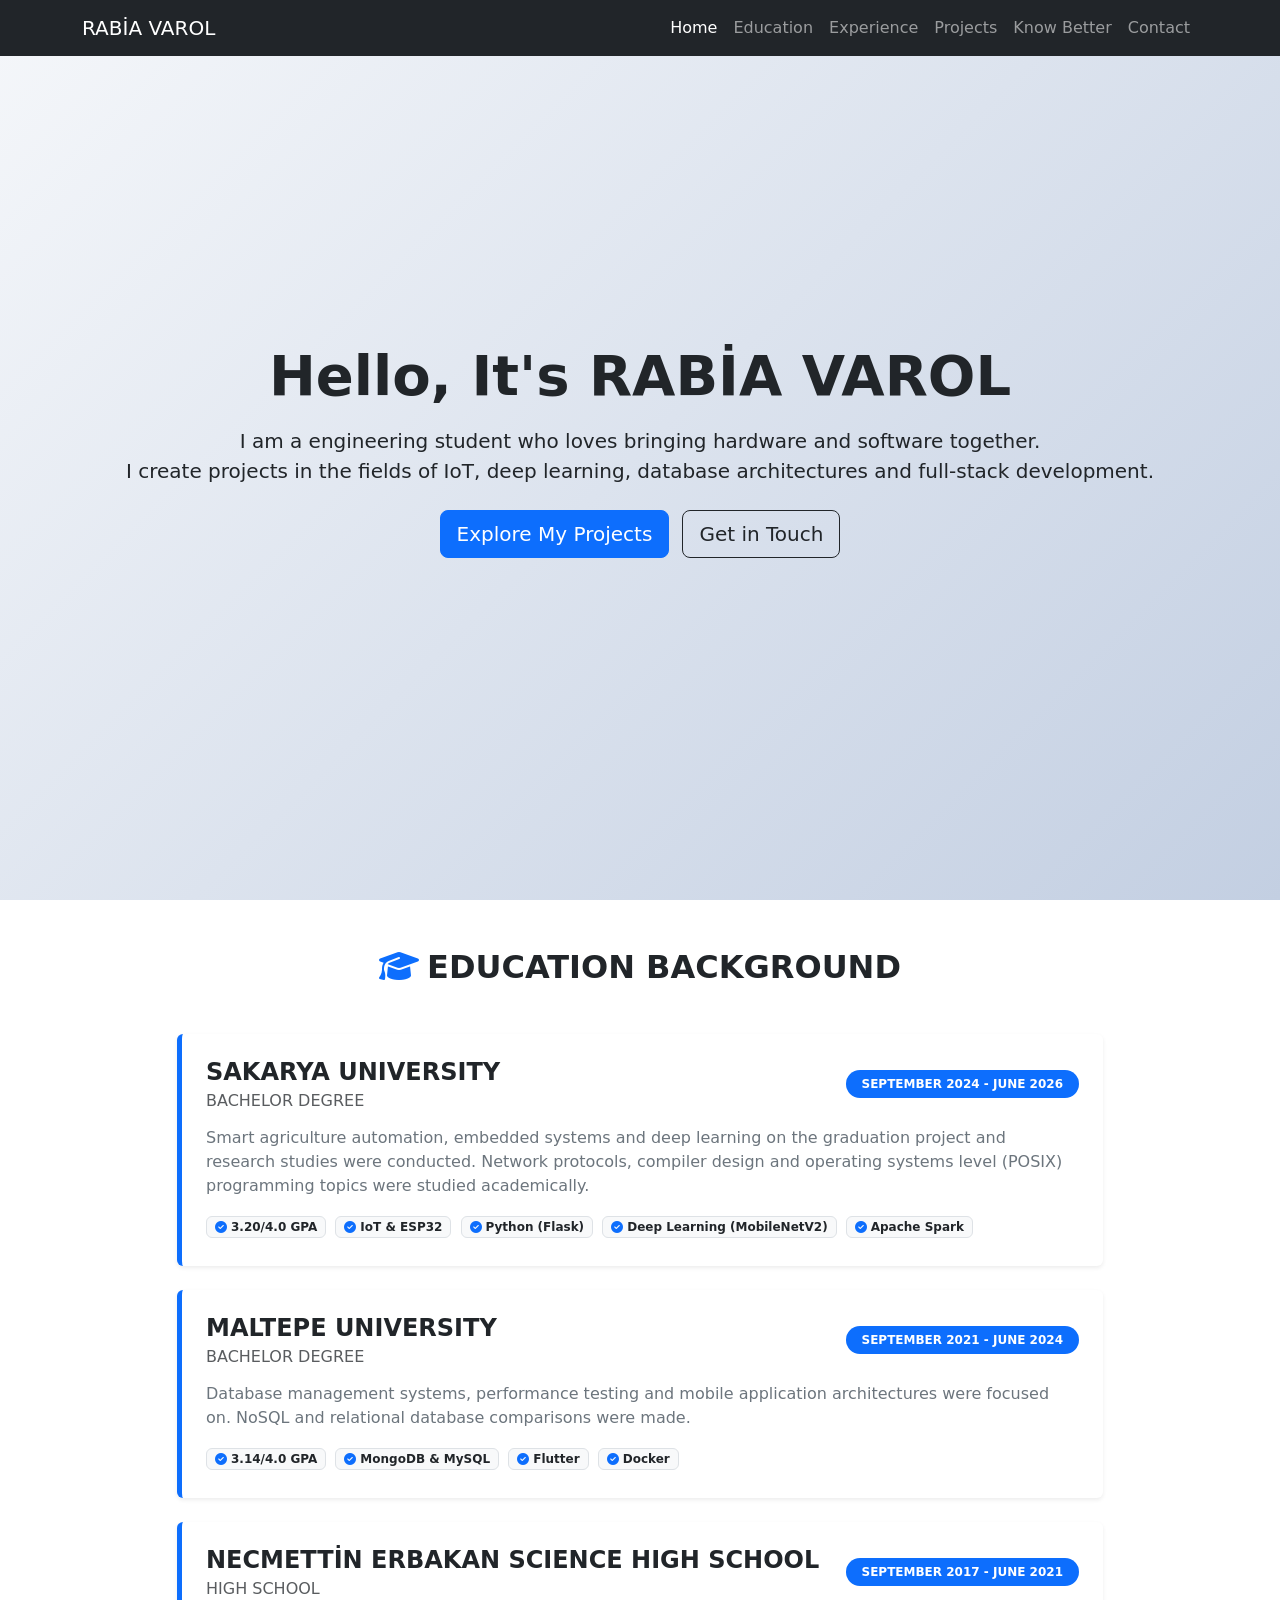
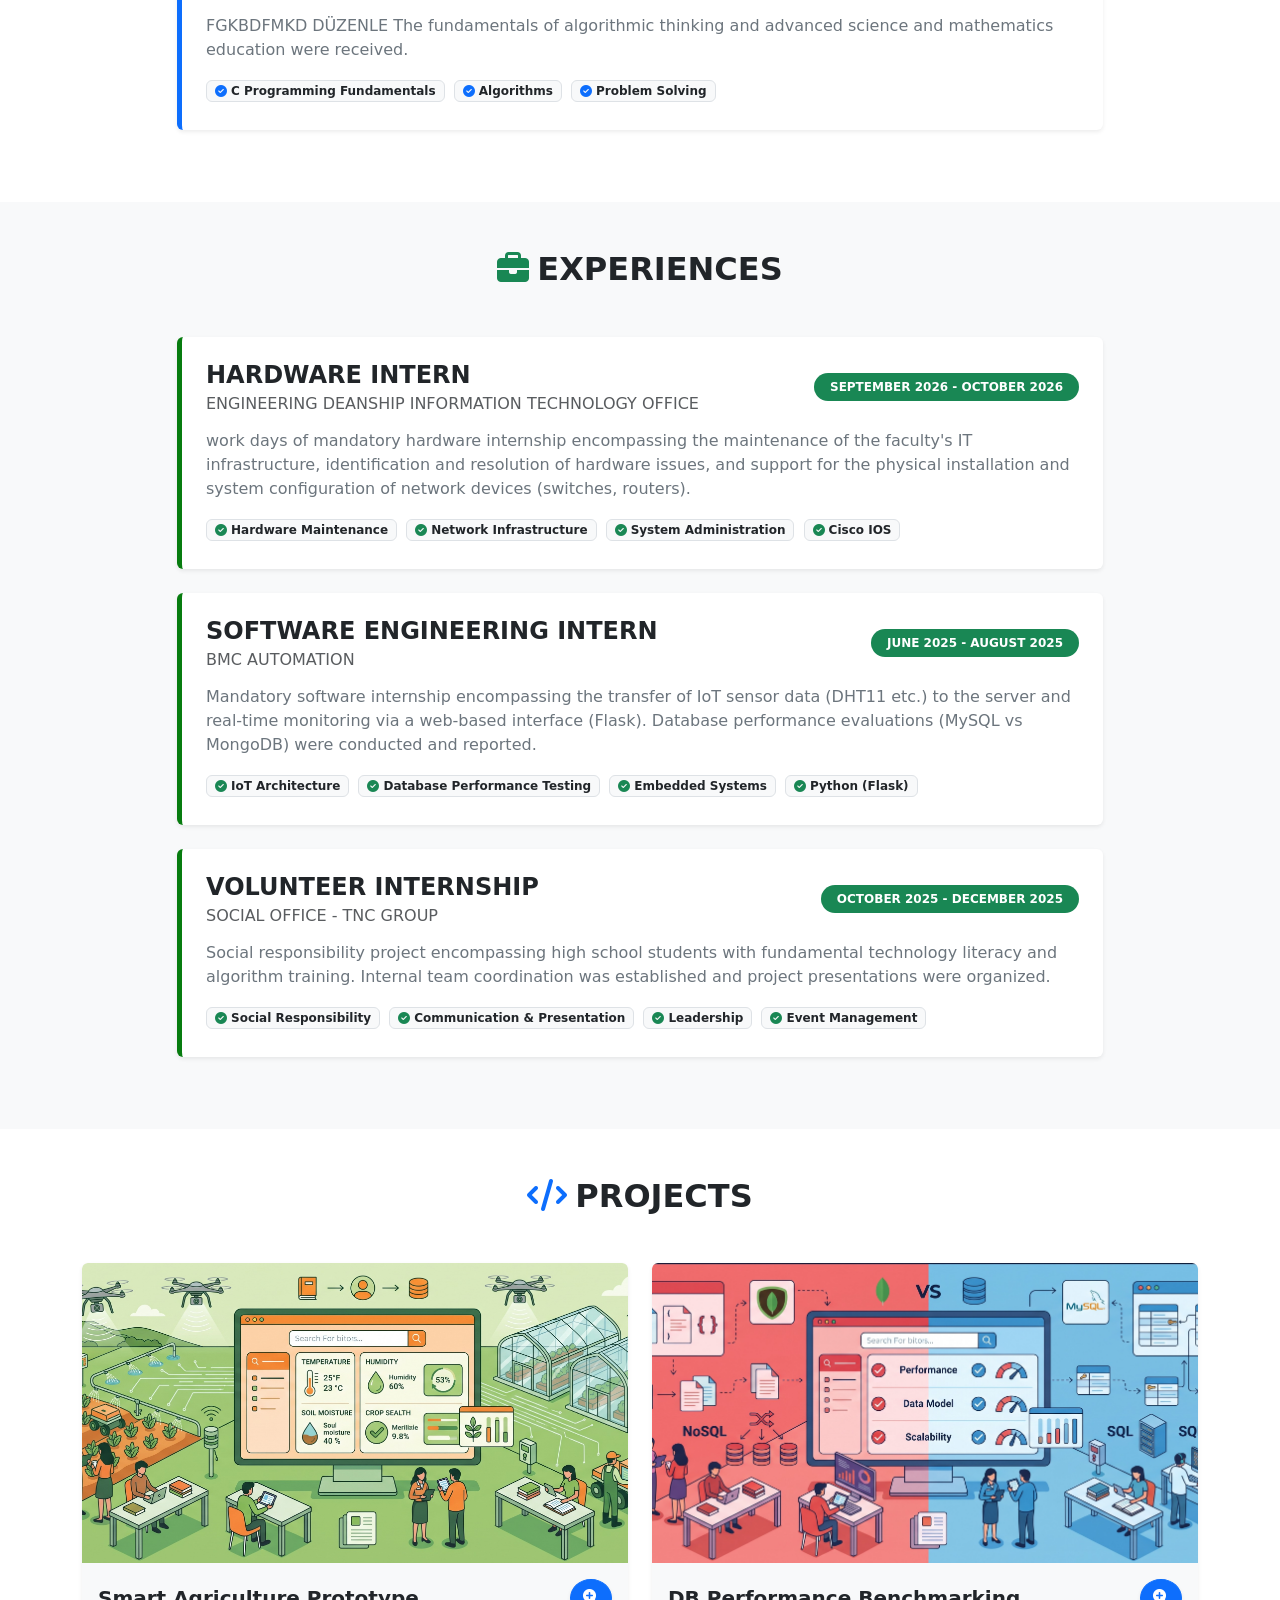
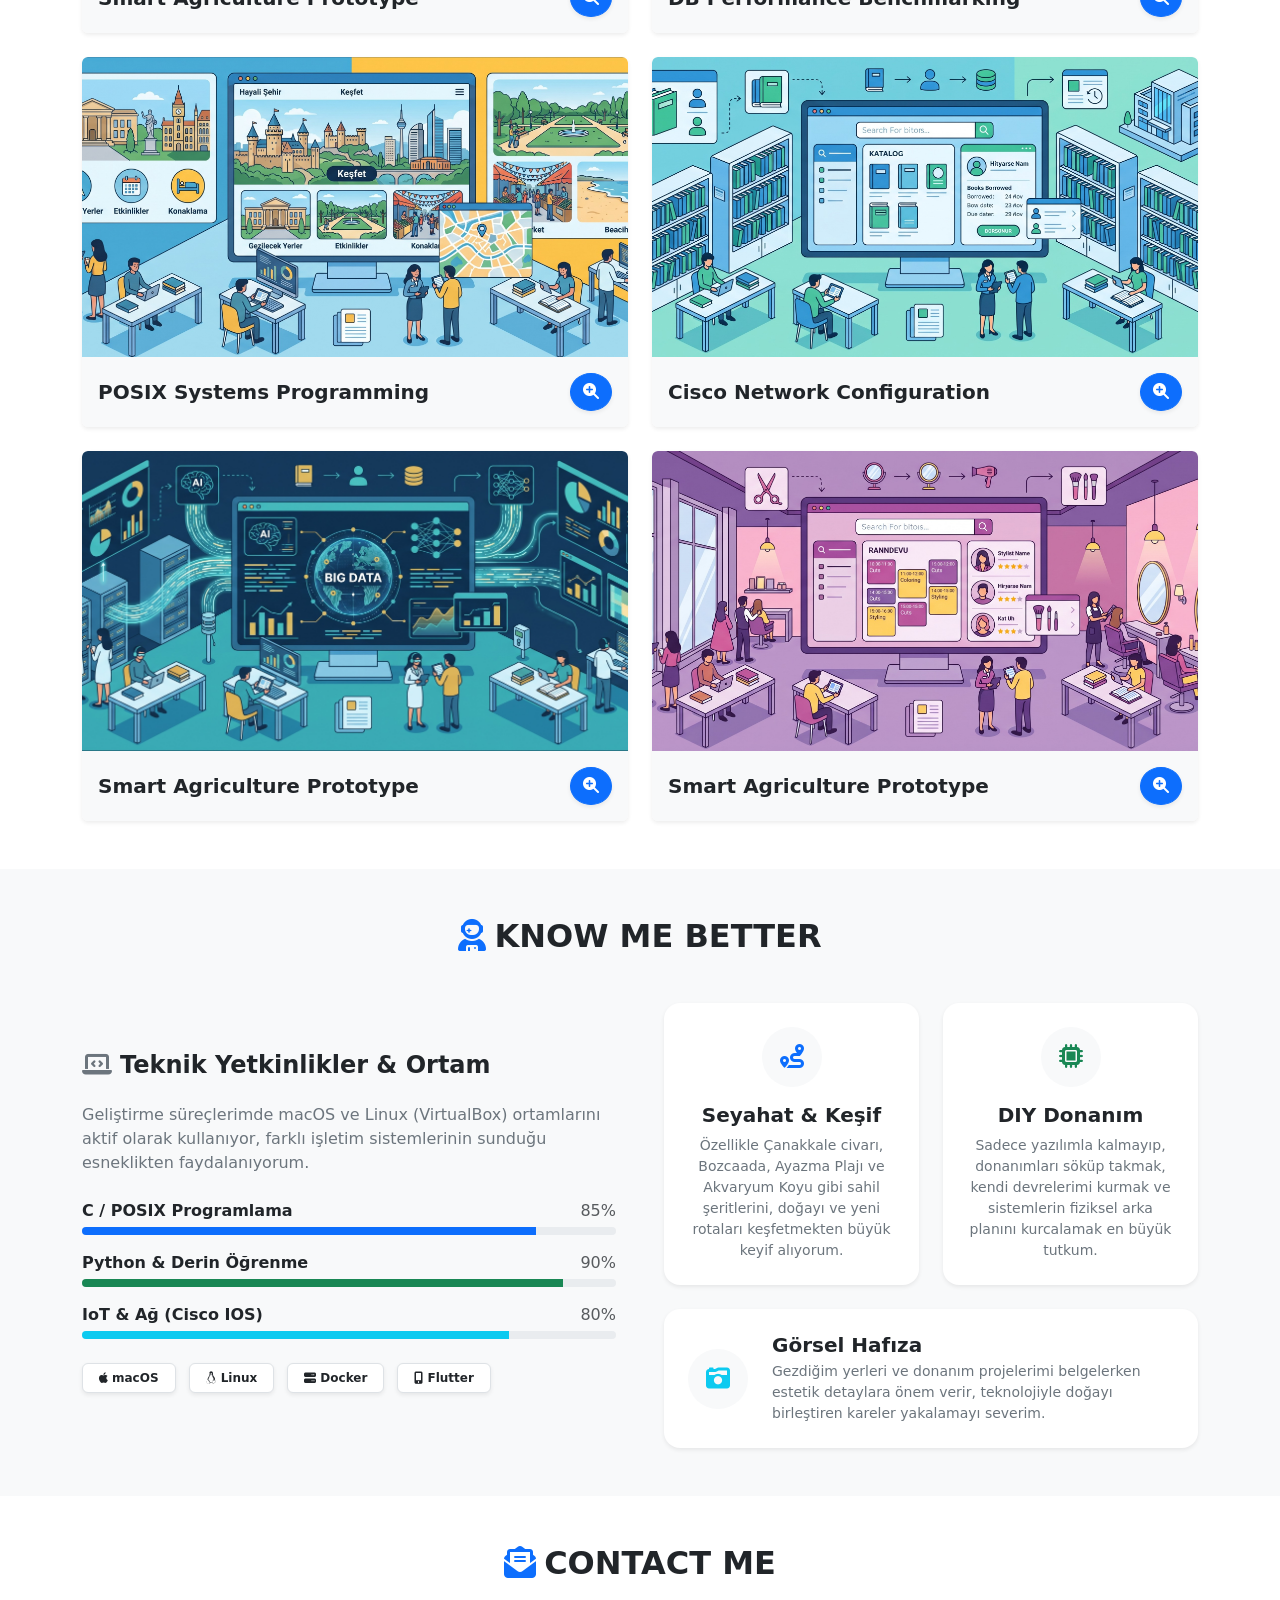
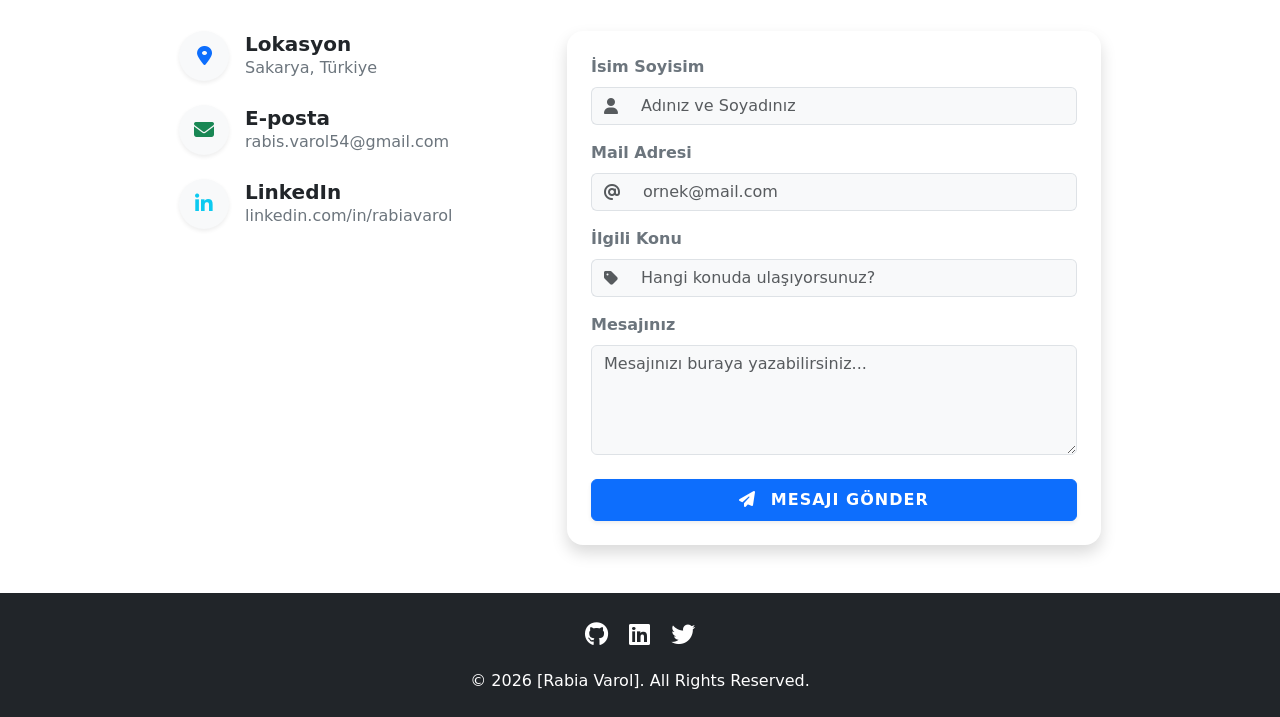
<file: home.html>
<!DOCTYPE html>
<html lang="tr">
<head>
    <meta charset="UTF-8">
    <meta name="viewport" content="width=device-width, initial-scale=1.0">
    <title>Rabia Varol Personal Portfolio</title>
    <!-- Bootstrap 5 CSS CDN -->
    <link href="https://cdn.jsdelivr.net/npm/bootstrap@5.3.2/dist/css/bootstrap.min.css" rel="stylesheet">
    <!-- FontAwesome (İkonlar için) -->
    <link rel="stylesheet" href="https://cdnjs.cloudflare.com/ajax/libs/font-awesome/6.4.2/css/all.min.css">
    
    <style>
        /* ana giris body ayarı  */
        .hero-section {
            height: 100vh;
            display: flex;
            align-items: center;
            justify-content: center;
            background: linear-gradient(135deg, #f5f7fa 0%, #c3cfe2 100%);
        }
        /*footer ayarı */
        body {
            display: flex;
            flex-direction: column;
            min-height: 100vh;
        }
        main {
            flex: 1;
        }
    </style>
</head>
<body>

    <!-- NAVBAR -->
    <nav class="navbar navbar-expand-lg navbar-dark bg-dark fixed-top">
        <div class="container">
            <a class="navbar-brand" href="#">RABİA VAROL</a>
            <button class="navbar-toggler" type="button" data-bs-toggle="collapse" data-bs-target="#navbarNav" aria-controls="navbarNav" aria-expanded="false" aria-label="Toggle navigation">
                <span class="navbar-toggler-icon"></span>
            </button>
            <div class="collapse navbar-collapse" id="navbarNav">
                <ul class="navbar-ms-auto navbar-nav ms-auto">
                    <li class="nav-item"><a class="nav-link active" href="#home">Home</a></li>
                    <li class="nav-item"><a class="nav-link" href="#education">Education</a></li>
                    <li class="nav-item"><a class="nav-link" href="#experience">Experience</a></li>
                    <li class="nav-item"><a class="nav-link" href="#projects">Projects</a></li>
                    <li class="nav-item"><a class="nav-link" href="#knowbetter">Know Better</a></li>
                    <li class="nav-item"><a class="nav-link" href="#contact">Contact</a></li>
                </ul>
            </div>
        </div>
    </nav>

    <!-- MAIN CONTENT-->
    <main>
        <!-- HERO SECTION -->
        <section id="home" class="hero-section text-center">
            <div class="container">
<!-- <img src="profil-foton.jpg" alt="Profil Fotoğrafı"
  class="rounded-circle mb-4" width="150" height="150" style="object-fit: cover; 
  border: 4px solid #fff; box-shadow: 0 4px 8px rgba(0,0,0,0.1);"> -->
                <h1 class="display-4 fw-bold">Hello, It's RABİA VAROL</h1>
                <p class="lead mt-3">
                    I am a engineering student who loves bringing hardware and software together. <br>
                    I create projects in the fields of IoT, deep learning, database architectures and full-stack development.
                </p>
                <div class="mt-4">
                    <a href="#projects" class="btn btn-primary btn-lg me-2">Explore My Projects</a>
                    <a href="#contact" class="btn btn-outline-dark btn-lg">Get in Touch</a>
                </div>
            </div>
        </section>
    </main>


    <!-- EDUCATION SECTION (Eğitim) -->
<section id="education" class="py-5 bg-white">
    <div class="container">
        <!-- Bölüm Başlığı -->
        <h2 class="text-center mb-5 fw-bold"><i class="fas fa-graduation-cap text-primary me-2"></i>EDUCATION BACKGROUND</h2>

        <div class="row justify-content-center">
            <div class="col-lg-10">
                
                <!-- 1. Üniversite -->  
                <div class="card mb-4 border-0 shadow-sm education-card">
                    <div class="card-body p-4">
                        <div class="d-flex justify-content-between align-items-md-center flex-column flex-md-row mb-3">
                            <div>
                                <h4 class="card-title fw-bold mb-1">SAKARYA UNIVERSITY</h4>
                                <h6 class="text-muted mb-0">BACHELOR DEGREE</h6>
                            </div>
                            <div class="text-md-end mt-2 mt-md-0">
                                <span class="badge bg-primary rounded-pill px-3 py-2">SEPTEMBER 2024 - JUNE 2026</span>
                            </div>
                        </div>
                        <p class="card-text text-secondary">
                            Smart agriculture automation, embedded systems and deep learning on the graduation project and research studies were conducted. Network protocols, compiler design and operating systems level (POSIX) programming topics were studied academically.
                        </p>
                        <!-- Nitelikler / Yetenekler (LinkedIn Tarzı) -->
                        <div class="mt-3">
                             <span class="badge bg-light text-dark border me-1 mb-1 px-2 py-1"><i class="fas fa-check-circle text-primary me-1"></i>3.20/4.0 GPA</span>
                            <span class="badge bg-light text-dark border me-1 mb-1 px-2 py-1"><i class="fas fa-check-circle text-primary me-1"></i>IoT & ESP32</span>
                            <span class="badge bg-light text-dark border me-1 mb-1 px-2 py-1"><i class="fas fa-check-circle text-primary me-1"></i>Python (Flask)</span>
                            <span class="badge bg-light text-dark border me-1 mb-1 px-2 py-1"><i class="fas fa-check-circle text-primary me-1"></i>Deep Learning (MobileNetV2)</span>
                            <span class="badge bg-light text-dark border me-1 mb-1 px-2 py-1"><i class="fas fa-check-circle text-primary me-1"></i>Apache Spark</span>
                        </div>
                    </div>
                </div>

                <!-- 2. Üniversite -->
                <div class="card mb-4 border-0 shadow-sm education-card">
                    <div class="card-body p-4">
                        <div class="d-flex justify-content-between align-items-md-center flex-column flex-md-row mb-3">
                            <div>
                                <h4 class="card-title fw-bold mb-1">MALTEPE UNIVERSITY</h4>
                                <h6 class="text-muted mb-0">BACHELOR DEGREE</h6>
                            </div>
                            <div class="text-md-end mt-2 mt-md-0">
                                <span class="badge bg-primary rounded-pill px-3 py-2">SEPTEMBER 2021 - JUNE 2024</span>
                            </div>
                        </div>
                        <p class="card-text text-secondary">
                            Database management systems, performance testing and mobile application architectures were focused on. NoSQL and relational database comparisons were made.
                        </p>
                        <!-- Nitelikler / Yetenekler -->
                        <div class="mt-3">
                             <span class="badge bg-light text-dark border me-1 mb-1 px-2 py-1"><i class="fas fa-check-circle text-primary me-1"></i>3.14/4.0 GPA</span>
                            <span class="badge bg-light text-dark border me-1 mb-1 px-2 py-1"><i class="fas fa-check-circle text-primary me-1"></i>MongoDB & MySQL</span>
                            <span class="badge bg-light text-dark border me-1 mb-1 px-2 py-1"><i class="fas fa-check-circle text-primary me-1"></i>Flutter</span>
                            <span class="badge bg-light text-dark border me-1 mb-1 px-2 py-1"><i class="fas fa-check-circle text-primary me-1"></i>Docker</span>
                        </div>
                    </div>
                </div>

                <!-- Lise -->
                <div class="card mb-4 border-0 shadow-sm education-card">
                    <div class="card-body p-4">
                        <div class="d-flex justify-content-between align-items-md-center flex-column flex-md-row mb-3">
                            <div>
                                <h4 class="card-title fw-bold mb-1">NECMETTİN ERBAKAN SCIENCE HIGH SCHOOL</h4>
                                <h6 class="text-muted mb-0">HIGH SCHOOL</h6>
                            </div>
                            <div class="text-md-end mt-2 mt-md-0">
                                <span class="badge bg-primary rounded-pill px-3 py-2">SEPTEMBER 2017 - JUNE 2021</span>
                            </div>
                        </div>
                        <p class="card-text text-secondary">
                           FGKBDFMKD DÜZENLE The fundamentals of algorithmic thinking and advanced science and mathematics education were received. 
                        </p>
                        <!-- Nitelikler / Yetenekler -->
                        <div class="mt-3">
                            <span class="badge bg-light text-dark border me-1 mb-1 px-2 py-1"><i class="fas fa-check-circle text-primary me-1"></i>C Programming Fundamentals</span>
                            <span class="badge bg-light text-dark border me-1 mb-1 px-2 py-1"><i class="fas fa-check-circle text-primary me-1"></i>Algorithms</span>
                            <span class="badge bg-light text-dark border me-1 mb-1 px-2 py-1"><i class="fas fa-check-circle text-primary me-1"></i>Problem Solving</span>
                        </div>
                    </div>
                </div>

            </div>
        </div>
    </div>
</section>

<style>
    /* Eğitim kartları hover animasyonu */
.education-card {
    transition: transform 0.3s ease, box-shadow 0.3s ease;
    border-left: 5px solid #0d6efd !important; /* Sol tarafa şık bir mavi çizgi */
}
.education-card:hover {
    transform: translateY(-5px);
    box-shadow: 0 10px 20px rgba(0,0,0,0.1) !important;
}
</style>

<!--EXPERIENCE-->

<section id="experience" class="py-5" style="background-color: #f8f9fa;">
    <div class="container">
        <!-- Bölüm Başlığı -->
        <h2 class="text-center mb-5 fw-bold"><i class="fas fa-briefcase text-success me-2"></i>EXPERIENCES</h2>

        <div class="row justify-content-center">
            <div class="col-lg-10">
                
                <!-- 1. Zorunlu Staj (Donanım / Bilgi İşlem) -->
                <div class="card mb-4 border-0 shadow-sm experience-card">
                    <div class="card-body p-4">
                        <div class="d-flex justify-content-between align-items-md-center flex-column flex-md-row mb-3">
                            <div>
                                <h4 class="card-title fw-bold mb-1">HARDWARE INTERN</h4>
                                <h6 class="text-muted mb-0">ENGINEERING DEANSHIP INFORMATION TECHNOLOGY OFFICE</h6>
                            </div>
                            <div class="text-md-end mt-2 mt-md-0">
                                <span class="badge bg-success rounded-pill px-3 py-2">SEPTEMBER 2026 - OCTOBER 2026</span>
                            </div>
                        </div>
                        <p class="card-text text-secondary">
                             work days of mandatory hardware internship encompassing the maintenance of the faculty's IT infrastructure, identification and resolution of hardware issues, and support for the physical installation and system configuration of network devices (switches, routers).
                        </p>
                        <!-- Nitelikler / Yetenekler -->
                        <div class="mt-3">
                            <span class="badge bg-light text-dark border me-1 mb-1 px-2 py-1"><i class="fas fa-check-circle text-success me-1"></i>Hardware Maintenance</span>
                            <span class="badge bg-light text-dark border me-1 mb-1 px-2 py-1"><i class="fas fa-check-circle text-success me-1"></i>Network Infrastructure</span>
                            <span class="badge bg-light text-dark border me-1 mb-1 px-2 py-1"><i class="fas fa-check-circle text-success me-1"></i>System Administration</span>
                            <span class="badge bg-light text-dark border me-1 mb-1 px-2 py-1"><i class="fas fa-check-circle text-success me-1"></i>Cisco IOS</span>
                        </div>
                    </div>
                </div>

                <!-- 2. Zorunlu Staj (Yazılım / Ar-Ge) -->
                <div class="card mb-4 border-0 shadow-sm experience-card">
                    <div class="card-body p-4">
                        <div class="d-flex justify-content-between align-items-md-center flex-column flex-md-row mb-3">
                            <div>
                                <h4 class="card-title fw-bold mb-1">SOFTWARE ENGINEERING INTERN</h4>
                                <h6 class="text-muted mb-0">BMC AUTOMATION</h6>
                            </div>
                            <div class="text-md-end mt-2 mt-md-0">
                                <span class="badge bg-success rounded-pill px-3 py-2">JUNE 2025 - AUGUST 2025</span>
                            </div>
                        </div>
                        <p class="card-text text-secondary">
                            Mandatory software internship encompassing the transfer of IoT sensor data (DHT11 etc.) to the server and real-time monitoring via a web-based interface (Flask). Database performance evaluations (MySQL vs MongoDB) were conducted and reported.
                        </p>
                        <!-- Nitelikler / Yetenekler -->
                        <div class="mt-3">
                            <span class="badge bg-light text-dark border me-1 mb-1 px-2 py-1"><i class="fas fa-check-circle text-success me-1"></i>IoT Architecture</span>
                            <span class="badge bg-light text-dark border me-1 mb-1 px-2 py-1"><i class="fas fa-check-circle text-success me-1"></i>Database Performance Testing</span>
                            <span class="badge bg-light text-dark border me-1 mb-1 px-2 py-1"><i class="fas fa-check-circle text-success me-1"></i>Embedded Systems</span>
                            <span class="badge bg-light text-dark border me-1 mb-1 px-2 py-1"><i class="fas fa-check-circle text-success me-1"></i>Python (Flask)</span>
                        </div>
                    </div>
                </div>

                <!-- 3. Sosyal Staj / Gönüllülük -->
                <div class="card mb-4 border-0 shadow-sm experience-card">
                    <div class="card-body p-4">
                        <div class="d-flex justify-content-between align-items-md-center flex-column flex-md-row mb-3">
                            <div>
                                <h4 class="card-title fw-bold mb-1">VOLUNTEER INTERNSHIP</h4>
                                <h6 class="text-muted mb-0">SOCIAL OFFICE - TNC GROUP</h6>
                            </div>
                            <div class="text-md-end mt-2 mt-md-0">
                                <span class="badge bg-success rounded-pill px-3 py-2">OCTOBER 2025 - DECEMBER 2025</span>
                            </div>
                        </div>
                        <p class="card-text text-secondary">
                            Social responsibility project encompassing high school students with fundamental technology literacy and algorithm training. Internal team coordination was established and project presentations were organized.
                        </p>
                        <!-- Nitelikler / Yetenekler -->
                        <div class="mt-3">
                            <span class="badge bg-light text-dark border me-1 mb-1 px-2 py-1"><i class="fas fa-check-circle text-success me-1"></i>Social Responsibility</span>
                            <span class="badge bg-light text-dark border me-1 mb-1 px-2 py-1"><i class="fas fa-check-circle text-success me-1"></i>Communication & Presentation</span>
                            <span class="badge bg-light text-dark border me-1 mb-1 px-2 py-1"><i class="fas fa-check-circle text-success me-1"></i>Leadership</span>
                            <span class="badge bg-light text-dark border me-1 mb-1 px-2 py-1"><i class="fas fa-check-circle text-success me-1"></i>Event Management</span>
                        </div>
                    </div>
                </div>

            </div>
        </div>
    </div>
</section>
<style>
    /* Eğitim kartları hover animasyonu */
.experience-card {
    transition: transform 0.3s ease, box-shadow 0.3s ease;
    border-left: 5px solid #077c0f !important; /* Sol tarafa şık bir mavi çizgi */
}
.experience-card:hover {
    transform: translateY(-5px);
    box-shadow: 0 10px 20px rgba(0,0,0,0.1) !important;
}
</style>

<!-- PROJECTS -->
<!-- PROJECTS SECTION (Projeler) -->
<section id="projects" class="py-5 bg-white">
    <div class="container">
        <!-- Bölüm Başlığı -->
        <h2 class="text-center mb-5 fw-bold"><i class="fas fa-code text-primary me-2"></i>PROJECTS</h2>

        <!-- 2x2 Izgara (Grid) Yapısı -->
        <div class="row g-4 justify-content-center">
            
            <!-- Proje 1 -->
            <div class="col-md-6">
                <div class="card border-0 shadow-sm project-card overflow-hidden">
                    <!-- Proje Görseli (Buraya kendi görsel linklerini ekleyebilirsin) -->
                    <img src="images/smartagricultre.jpg" class="card-img-top" alt="Smart Agriculture" style="height: 300px; object-fit: cover;">
                    <div class="card-body d-flex justify-content-between align-items-center bg-light">
                        <h5 class="card-title fw-bold mb-0">Smart Agriculture Prototype</h5>
                        <!-- Büyüteç Butonu (Modal 1'i açar) -->
                        <button class="btn btn-primary rounded-circle shadow-sm" data-bs-toggle="modal" data-bs-target="#modalProject1" title="Detayları Gör">
                            <i class="fas fa-search-plus"></i>
                        </button>
                    </div>
                </div>
            </div>

            <!-- Proje 2 -->
            <div class="col-md-6">
                <div class="card border-0 shadow-sm project-card overflow-hidden">
                    <img src="images/mysqlmongdb.jpg" class="card-img-top" alt="Database Benchmark" style="height: 300px; object-fit: cover;">
                    <div class="card-body d-flex justify-content-between align-items-center bg-light">
                        <h5 class="card-title fw-bold mb-0">DB Performance Benchmarking</h5>
                        <button class="btn btn-primary rounded-circle shadow-sm" data-bs-toggle="modal" data-bs-target="#modalProject2">
                            <i class="fas fa-search-plus"></i>
                        </button>
                    </div>
                </div>
            </div>

            <!-- Proje 3 -->
            <div class="col-md-6">
                <div class="card border-0 shadow-sm project-card overflow-hidden">
                    <img src="images/sakarya.jpg" class="card-img-top" alt="POSIX Systems" style="height: 300px; object-fit: cover;">
                    <div class="card-body d-flex justify-content-between align-items-center bg-light">
                        <h5 class="card-title fw-bold mb-0">POSIX Systems Programming</h5>
                        <button class="btn btn-primary rounded-circle shadow-sm" data-bs-toggle="modal" data-bs-target="#modalProject3">
                            <i class="fas fa-search-plus"></i>
                        </button>
                    </div>
                </div>
            </div>

            <!-- Proje 4 -->
            <div class="col-md-6">
                <div class="card border-0 shadow-sm project-card overflow-hidden">
                    <img src="images/librarye.jpg" class="card-img-top" alt="Network Config" style="height: 300px; object-fit: cover;">
                    <div class="card-body d-flex justify-content-between align-items-center bg-light">
                        <h5 class="card-title fw-bold mb-0">Cisco Network Configuration</h5>
                        <button class="btn btn-primary rounded-circle shadow-sm" data-bs-toggle="modal" data-bs-target="#modalProject4">
                            <i class="fas fa-search-plus"></i>
                        </button>
                    </div>
                </div>
            </div>

              <!-- Proje 5 -->
            <div class="col-md-6">
                <div class="card border-0 shadow-sm project-card overflow-hidden">
                    <!-- Proje Görseli (Buraya kendi görsel linklerini ekleyebilirsin) -->
                    <img src="images/bigdata.jpg" class="card-img-top" alt="Smart Agriculture" style="height: 300px; object-fit: cover;">
                    <div class="card-body d-flex justify-content-between align-items-center bg-light">
                        <h5 class="card-title fw-bold mb-0">Smart Agriculture Prototype</h5>
                        <!-- Büyüteç Butonu (Modal 1'i açar) -->
                        <button class="btn btn-primary rounded-circle shadow-sm" data-bs-toggle="modal" data-bs-target="#modalProject5" title="Detayları Gör">
                            <i class="fas fa-search-plus"></i>
                        </button>
                    </div>
                </div>
            </div>
            
              <!-- Proje 6 -->
            <div class="col-md-6">
                <div class="card border-0 shadow-sm project-card overflow-hidden">
                    <!-- Proje Görseli (Buraya kendi görsel linklerini ekleyebilirsin) -->
                    <img src="images/kuaffor.jpg" class="card-img-top" alt="Smart Agriculture" style="height: 300px; object-fit: cover;">
                    <div class="card-body d-flex justify-content-between align-items-center bg-light">
                        <h5 class="card-title fw-bold mb-0">Smart Agriculture Prototype</h5>
                        <!-- Büyüteç Butonu (Modal 1'i açar) -->
                        <button class="btn btn-primary rounded-circle shadow-sm" data-bs-toggle="modal" data-bs-target="#modalProject6" title="Detayları Gör">
                            <i class="fas fa-search-plus"></i>
                        </button>
                    </div>
                </div>
            </div>


        </div>
    </div>
</section>

<style> 
.project-card img {
    transition: transform 0.4s ease;
}
.project-card:hover img {
    transform: scale(1.05); /* Üzerine gelince resim hafifçe büyür */
}
.project-card {
    transition: box-shadow 0.3s ease;
}
.project-card:hover {
    box-shadow: 0 15px 30px rgba(0,0,0,0.15) !important;
}
</style>



<!-- KNOW BETTER-->

<!-- KNOW BETTER / HOBBIES SECTION -->
<section id="knowbetter" class="py-5" style="background-color: #f8f9fa;">
    <div class="container">
        <!-- Bölüm Başlığı -->
        <h2 class="text-center mb-5 fw-bold"><i class="fas fa-user-astronaut text-primary me-2"></i>KNOW ME BETTER</h2>

        <div class="row g-5 align-items-center">
            
            <!-- Sol Kolon: Teknik Yetkinlikler ve Çalışma Ortamı -->
            <div class="col-lg-6">
                <h4 class="fw-bold mb-4"><i class="fas fa-laptop-code text-secondary me-2"></i>Teknik Yetkinlikler & Ortam</h4>
                <p class="text-secondary mb-4">
                    Geliştirme süreçlerimde macOS ve Linux (VirtualBox) ortamlarını aktif olarak kullanıyor, farklı işletim sistemlerinin sunduğu esneklikten faydalanıyorum. 
                </p>

                <!-- Yetenek Barları -->
                <div class="mb-3">
                    <div class="d-flex justify-content-between mb-1">
                        <span class="fw-bold text-dark">C / POSIX Programlama</span>
                        <span class="text-muted">85%</span>
                    </div>
                    <div class="progress" style="height: 8px;">
                        <div class="progress-bar bg-primary" role="progressbar" style="width: 85%" aria-valuenow="85" aria-valuemin="0" aria-valuemax="100"></div>
                    </div>
                </div>

                <div class="mb-3">
                    <div class="d-flex justify-content-between mb-1">
                        <span class="fw-bold text-dark">Python & Derin Öğrenme</span>
                        <span class="text-muted">90%</span>
                    </div>
                    <div class="progress" style="height: 8px;">
                        <div class="progress-bar bg-success" role="progressbar" style="width: 90%" aria-valuenow="90" aria-valuemin="0" aria-valuemax="100"></div>
                    </div>
                </div>

                <div class="mb-4">
                    <div class="d-flex justify-content-between mb-1">
                        <span class="fw-bold text-dark">IoT & Ağ (Cisco IOS)</span>
                        <span class="text-muted">80%</span>
                    </div>
                    <div class="progress" style="height: 8px;">
                        <div class="progress-bar bg-info" role="progressbar" style="width: 80%" aria-valuenow="80" aria-valuemin="0" aria-valuemax="100"></div>
                    </div>
                </div>

                <!-- Araçlar Etiket Bulutu -->
                <div class="mt-4">
                    <span class="badge bg-white text-dark border shadow-sm px-3 py-2 me-2 mb-2"><i class="fab fa-apple me-1"></i>macOS</span>
                    <span class="badge bg-white text-dark border shadow-sm px-3 py-2 me-2 mb-2"><i class="fab fa-linux me-1"></i>Linux</span>
                    <span class="badge bg-white text-dark border shadow-sm px-3 py-2 me-2 mb-2"><i class="fas fa-server me-1"></i>Docker</span>
                    <span class="badge bg-white text-dark border shadow-sm px-3 py-2 me-2 mb-2"><i class="fas fa-mobile-alt me-1"></i>Flutter</span>
                </div>
            </div>

            <!-- Sağ Kolon: Hobiler ve İlgi Alanları -->
            <div class="col-lg-6">
                <div class="row g-4">
                    
                    <!-- Hobi Kartı 1 -->
                    <div class="col-md-6">
                        <div class="card hobi-card border-0 shadow-sm text-center p-4 h-100 bg-white rounded-4">
                            <div class="icon-circle bg-light text-primary mx-auto mb-3" style="width: 60px; height: 60px; line-height: 60px; border-radius: 50%; font-size: 24px;">
                                <i class="fas fa-route"></i>
                            </div>
                            <h5 class="fw-bold">Seyahat & Keşif</h5>
                            <p class="text-secondary small mb-0">Özellikle Çanakkale civarı, Bozcaada, Ayazma Plajı ve Akvaryum Koyu gibi sahil şeritlerini, doğayı ve yeni rotaları keşfetmekten büyük keyif alıyorum.</p>
                        </div>
                    </div>

                    <!-- Hobi Kartı 2 -->
                    <div class="col-md-6">
                        <div class="card hobi-card border-0 shadow-sm text-center p-4 h-100 bg-white rounded-4">
                            <div class="icon-circle bg-light text-success mx-auto mb-3" style="width: 60px; height: 60px; line-height: 60px; border-radius: 50%; font-size: 24px;">
                                <i class="fas fa-microchip"></i>
                            </div>
                            <h5 class="fw-bold">DIY Donanım</h5>
                            <p class="text-secondary small mb-0">Sadece yazılımla kalmayıp, donanımları söküp takmak, kendi devrelerimi kurmak ve sistemlerin fiziksel arka planını kurcalamak en büyük tutkum.</p>
                        </div>
                    </div>

                    <!-- Hobi Kartı 3 -->
                    <div class="col-md-12">
                        <div class="card hobi-card border-0 shadow-sm p-4 bg-white rounded-4 d-flex flex-row align-items-center">
                            <div class="icon-circle bg-light text-info me-4" style="width: 60px; height: 60px; line-height: 60px; border-radius: 50%; font-size: 24px; text-align: center; flex-shrink: 0;">
                                <i class="fas fa-camera-retro"></i>
                            </div>
                            <div>
                                <h5 class="fw-bold mb-1">Görsel Hafıza</h5>
                                <p class="text-secondary small mb-0">Gezdiğim yerleri ve donanım projelerimi belgelerken estetik detaylara önem verir, teknolojiyle doğayı birleştiren kareler yakalamayı severim.</p>
                            </div>
                        </div>
                    </div>

                </div>
            </div>

        </div>
    </div>
</section>
<style>
.hobi-card {
    transition: all 0.3s ease-in-out;
}
.hobi-card:hover {
    transform: translateY(-8px);
    box-shadow: 0 15px 25px rgba(0,0,0,0.1) !important;
}
/* İkonların üzerine gelince arka plan rengi değişimi */
.hobi-card:hover .icon-circle {
    background-color: #0d6efd !important;
    color: #fff !important;
    transition: all 0.3s ease;
}

</style>



<!-- CONTACT-->

<!-- CONTACT SECTION (İletişim) -->
<section id="contact" class="py-5 bg-white">
    <div class="container">
        <!-- Bölüm Başlığı -->
        <h2 class="text-center mb-5 fw-bold"><i class="fas fa-envelope-open-text text-primary me-2"></i>CONTACT ME</h2>

        <div class="row g-5 justify-content-center">
            
            <!-- Sol Kolon: İletişim Bilgileri -->
            <div class="col-lg-4">
                <div class="d-flex flex-column gap-4">
                    <!-- Lokasyon -->
                    <div class="d-flex align-items-center">
                        <div class="icon-circle bg-light text-primary me-3 d-flex justify-content-center align-items-center shadow-sm" style="width: 50px; height: 50px; border-radius: 50%; font-size: 20px;">
                            <i class="fas fa-map-marker-alt"></i>
                        </div>
                        <div>
                            <h5 class="fw-bold mb-0">Lokasyon</h5>
                            <p class="text-secondary mb-0">Sakarya, Türkiye</p>
                        </div>
                    </div>

                    <!-- E-posta -->
                    <div class="d-flex align-items-center">
                        <div class="icon-circle bg-light text-success me-3 d-flex justify-content-center align-items-center shadow-sm" style="width: 50px; height: 50px; border-radius: 50%; font-size: 20px;">
                            <i class="fas fa-envelope"></i>
                        </div>
                        <div>
                            <h5 class="fw-bold mb-0">E-posta</h5>
                            <p class="text-secondary mb-0">rabis.varol54@gmail.com</p>
                        </div>
                    </div>

                    <!-- LinkedIn -->
                    <div class="d-flex align-items-center">
                        <div class="icon-circle bg-light text-info me-3 d-flex justify-content-center align-items-center shadow-sm" style="width: 50px; height: 50px; border-radius: 50%; font-size: 20px;">
                            <i class="fab fa-linkedin-in"></i>
                        </div>
                        <div>
                            <h5 class="fw-bold mb-0">LinkedIn</h5>
                            <a href="#" class="text-secondary text-decoration-none">linkedin.com/in/rabiavarol</a>
                        </div>
                    </div>
                </div>
            </div>

            <!-- Sağ Kolon: İletişim Formu -->
            <div class="col-lg-6">
                <div class="card border-0 shadow p-4 rounded-4">
                    
                    <form action="https://formsubmit.co/80c89bbf3ae556cedd4c079c3c56dcbf" method="POST">
                        
                        <!-- İsim Soyisim -->
                        <div class="mb-3">
                            <label for="name" class="form-label fw-bold text-secondary">İsim Soyisim</label>
                            <div class="input-group">
                                <span class="input-group-text bg-light border-end-0"><i class="fas fa-user text-muted"></i></span>
                                <input type="text" class="form-control border-start-0 bg-light" name="name" id="name" placeholder="Adınız ve Soyadınız" required>
                            </div>
                        </div>

                        <!-- Mail Adresi -->
                        <div class="mb-3">
                            <label for="email" class="form-label fw-bold text-secondary">Mail Adresi</label>
                            <div class="input-group">
                                <span class="input-group-text bg-light border-end-0"><i class="fas fa-at text-muted"></i></span>
                                <input type="email" class="form-control border-start-0 bg-light" name="email" id="email" placeholder="ornek@mail.com" required>
                            </div>
                        </div>

                        <!-- İlgili Konu -->
                        <div class="mb-3">
                            <label for="subject" class="form-label fw-bold text-secondary">İlgili Konu</label>
                            <div class="input-group">
                                <span class="input-group-text bg-light border-end-0"><i class="fas fa-tag text-muted"></i></span>
                                <input type="text" class="form-control border-start-0 bg-light" name="subject" id="subject" placeholder="Hangi konuda ulaşıyorsunuz?" required>
                            </div>
                        </div>

                        <!-- Mesaj -->
                        <div class="mb-4">
                            <label for="message" class="form-label fw-bold text-secondary">Mesajınız</label>
                            <textarea class="form-control bg-light" name="message" id="message" rows="4" placeholder="Mesajınızı buraya yazabilirsiniz..." required></textarea>
                        </div>

                        <!-- FormSubmit Ayarları (Gizli) -->
                        <input type="hidden" name="_captcha" value="false"> <!-- Can sıkıcı robot doğrulamasını kapatır -->
                        <input type="hidden" name="_template" value="table"> <!-- Mailin sana tablo formatında şık gelmesini sağlar -->
                        
                        <input type="hidden" name="_next" value="home.html#contact"> <!-- Form gönderildikten sonra yönlendirilecek sayfa -->
                        <!-- Gönder Butonu -->
                        <button type="submit" class="btn btn-primary w-100 py-2 fw-bold text-uppercase shadow-sm" style="letter-spacing: 1px;">
                            <i class="fas fa-paper-plane me-2"></i> Mesajı Gönder
                        </button>

                    </form>
                </div>
            </div>

        </div>
    </div>
</section>















<!-- ========================================== -->

<!-- Modal 1: Smart Agriculture -->
<div class="modal fade" id="modalProject1" tabindex="-1" aria-hidden="true">
    <div class="modal-dialog modal-lg modal-dialog-centered">
        <div class="modal-content">
            <div class="modal-header bg-primary text-white">
                <h5 class="modal-title fw-bold"><i class="fas fa-leaf me-2"></i>Smart Agriculture Prototype</h5>
                <button type="button" class="btn-close btn-close-white" data-bs-dismiss="modal" aria-label="Close"></button>
            </div>
            <div class="modal-body p-4">
                <h6 class="fw-bold text-dark border-bottom pb-2">Projenin Amacı</h6>
                <p>Tarımsal verimliliği artırmak için bitki hastalıklarını tespit eden ve çevresel faktörleri anlık olarak izleyen uçtan uca bir sistem geliştirmek.</p>
                
                <h6 class="fw-bold text-dark border-bottom pb-2 mt-4">Konsept ve Teknolojiler</h6>
                <p>ESP32-CAM modülü ile alınan ortam verileri (DHT11 vb.) ve bitki görüntüleri bir sunucuya aktarıldı. Görüntüler üzerinden MobileNetV2 (Transfer Learning) kullanılarak 38 farklı bitki hastalığı sınıflandırıldı. Veriler Apache Spark ile işlenerek Flutter tabanlı bir mobil asistanda görselleştirildi.</p>
            </div>
        </div>
    </div>
</div>

<!-- Modal 2: DB Benchmark -->
<div class="modal fade" id="modalProject2" tabindex="-1" aria-hidden="true">
    <div class="modal-dialog modal-lg modal-dialog-centered">
        <div class="modal-content">
            <div class="modal-header bg-primary text-white">
                <h5 class="modal-title fw-bold"><i class="fas fa-database me-2"></i>DB Performance Benchmarking</h5>
                <button type="button" class="btn-close btn-close-white" data-bs-dismiss="modal" aria-label="Close"></button>
            </div>
            <div class="modal-body p-4">
                <h6 class="fw-bold text-dark border-bottom pb-2">Projenin Amacı</h6>
                <p>İlişkisel (MySQL) ve NoSQL (MongoDB) veritabanı yönetim sistemlerinin farklı sorgu tiplerindeki performans sınırlarını ve tepki sürelerini analiz etmek.</p>
                
                <h6 class="fw-bold text-dark border-bottom pb-2 mt-4">Konsept ve Teknolojiler</h6>
                <p>Docker container'ları üzerinde koşan MongoDB ve MySQL sunucularına, Python ile yazılmış test scriptleri gönderildi. CRUD (Create, Read, Update, Delete) operasyonları ve karmaşık Join/Aggregation işlemleri büyük veri setleri üzerinde (örn. uçuş verileri) test edilerek yanıt süreleri milisaniye cinsinden ölçüldü.</p>
            </div>
        </div>
    </div>
</div>

<!-- Modal 3: POSIX -->
<div class="modal fade" id="modalProject3" tabindex="-1" aria-hidden="true">
    <div class="modal-dialog modal-lg modal-dialog-centered">
        <div class="modal-content">
            <div class="modal-header bg-primary text-white">
                <h5 class="modal-title fw-bold"><i class="fas fa-terminal me-2"></i>POSIX Systems Programming</h5>
                <button type="button" class="btn-close btn-close-white" data-bs-dismiss="modal" aria-label="Close"></button>
            </div>
            <div class="modal-body p-4">
                <h6 class="fw-bold text-dark border-bottom pb-2">Projenin Amacı</h6>
                <p>İşletim sistemleri seviyesinde süreç (process) yönetimi, bellek tahsisi ve sinyalleşme mantığını kavramak.</p>
                
                <h6 class="fw-bold text-dark border-bottom pb-2 mt-4">Konsept ve Teknolojiler</h6>
                <p>Linux ortamında C programlama dili kullanılarak çoklu süreç yönetimi gerçekleştirildi. <code>fork()</code>, <code>signal()</code>, <code>kill()</code> sistem çağrıları kullanılarak süreçler arası iletişim kuruldu ve <code>malloc</code> ile dinamik bellek yönetimi yapılarak karmaşık matris hesaplamaları tamamlandı.</p>
            </div>
        </div>
    </div>
</div>

<!-- Modal 4: Network -->
<div class="modal fade" id="modalProject4" tabindex="-1" aria-hidden="true">
    <div class="modal-dialog modal-lg modal-dialog-centered">
        <div class="modal-content">
            <div class="modal-header bg-primary text-white">
                <h5 class="modal-title fw-bold"><i class="fas fa-network-wired me-2"></i>Cisco Network Configuration</h5>
                <button type="button" class="btn-close btn-close-white" data-bs-dismiss="modal" aria-label="Close"></button>
            </div>
            <div class="modal-body p-4">
                <h6 class="fw-bold text-dark border-bottom pb-2">Projenin Amacı</h6>
                <p>Gelişmiş ağ topolojileri tasarlamak ve farklı yönlendirme protokollerinin veri iletimindeki rollerini simüle etmek.</p>
                
                <h6 class="fw-bold text-dark border-bottom pb-2 mt-4">Konsept ve Teknolojiler</h6>
                <p>IP alt ağlara bölme (subnetting), VLAN trunking işlemleri ve OSPF ile RIP gibi yönlendirme (routing) protokolleri Cisco cihazlar üzerinde CLI (Komut Satırı Arayüzü) kullanılarak yapılandırıldı. Ağ topolojisindeki cihazların birbirleriyle haberleşmesi doğrulandı.</p>
            </div>
        </div>
    </div>
</div>
<!-- Modal 5: Network -->
<div class="modal fade" id="modalProject5" tabindex="-1" aria-hidden="true">
    <div class="modal-dialog modal-lg modal-dialog-centered">
        <div class="modal-content">
            <div class="modal-header bg-primary text-white">
                <h5 class="modal-title fw-bold"><i class="fas fa-network-wired me-2"></i>Cisco Network Configuration</h5>
                <button type="button" class="btn-close btn-close-white" data-bs-dismiss="modal" aria-label="Close"></button>
            </div>
            <div class="modal-body p-4">
                <h6 class="fw-bold text-dark border-bottom pb-2">Projenin Amacı</h6>
                <p>Gelişmiş ağ topolojileri tasarlamak ve farklı yönlendirme protokollerinin veri iletimindeki rollerini simüle etmek.</p>
                
                <h6 class="fw-bold text-dark border-bottom pb-2 mt-4">Konsept ve Teknolojiler</h6>
                <p>IP alt ağlara bölme (subnetting), VLAN trunking işlemleri ve OSPF ile RIP gibi yönlendirme (routing) protokolleri Cisco cihazlar üzerinde CLI (Komut Satırı Arayüzü) kullanılarak yapılandırıldı. Ağ topolojisindeki cihazların birbirleriyle haberleşmesi doğrulandı.</p>
            </div>
        </div>
    </div>
</div>
<!-- Modal 6: Network -->
<div class="modal fade" id="modalProject6" tabindex="-1" aria-hidden="true">
    <div class="modal-dialog modal-lg modal-dialog-centered">
        <div class="modal-content">
            <div class="modal-header bg-primary text-white">
                <h5 class="modal-title fw-bold"><i class="fas fa-network-wired me-2"></i>Cisco Network Configuration</h5>
                <button type="button" class="btn-close btn-close-white" data-bs-dismiss="modal" aria-label="Close"></button>
            </div>
            <div class="modal-body p-4">
                <h6 class="fw-bold text-dark border-bottom pb-2">Projenin Amacı</h6>
                <p>Gelişmiş ağ topolojileri tasarlamak ve farklı yönlendirme protokollerinin veri iletimindeki rollerini simüle etmek.</p>
                
                <h6 class="fw-bold text-dark border-bottom pb-2 mt-4">Konsept ve Teknolojiler</h6>
                <p>IP alt ağlara bölme (subnetting), VLAN trunking işlemleri ve OSPF ile RIP gibi yönlendirme (routing) protokolleri Cisco cihazlar üzerinde CLI (Komut Satırı Arayüzü) kullanılarak yapılandırıldı. Ağ topolojisindeki cihazların birbirleriyle haberleşmesi doğrulandı.</p>
            </div>
        </div>
    </div>
</div>






    <!-- FOOTER -->
    <footer class="bg-dark text-white text-center py-4">
        <div class="container">
            <div class="mb-3">
                <!-- Sosyal Medya İkonları -->
                <a href="#" class="text-white me-3 fs-4"><i class="fab fa-github"></i></a>
                <a href="#" class="text-white me-3 fs-4"><i class="fab fa-linkedin"></i></a>
                <a href="#" class="text-white fs-4"><i class="fab fa-twitter"></i></a>
            </div>
            <p class="mb-0">&copy; 2026 [Rabia Varol]. All Rights Reserved.</p>
        </div>
    </footer>


    <!-- Bootstrap 5 JS ve Popper.js -->
    <script src="https://cdn.jsdelivr.net/npm/bootstrap@5.3.2/dist/js/bootstrap.bundle.min.js"></script>
</body>
</html>
</file>
